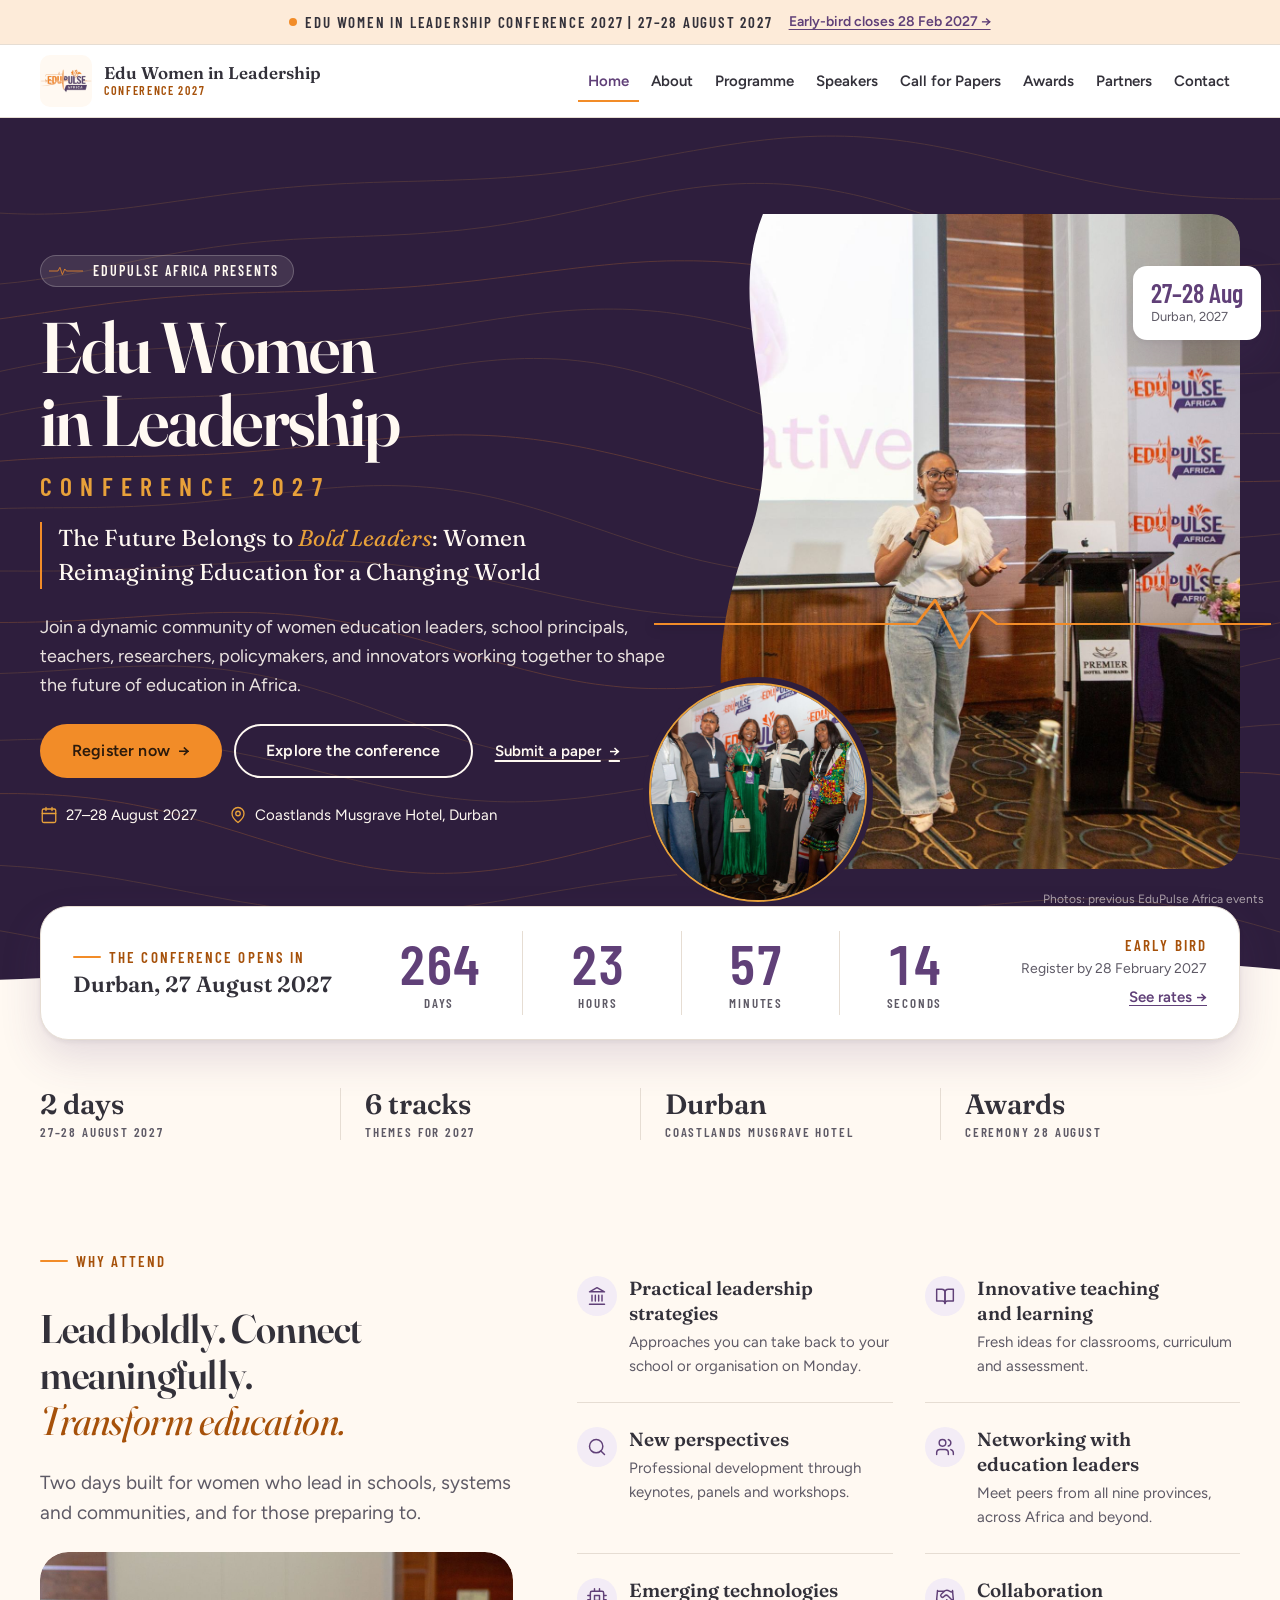
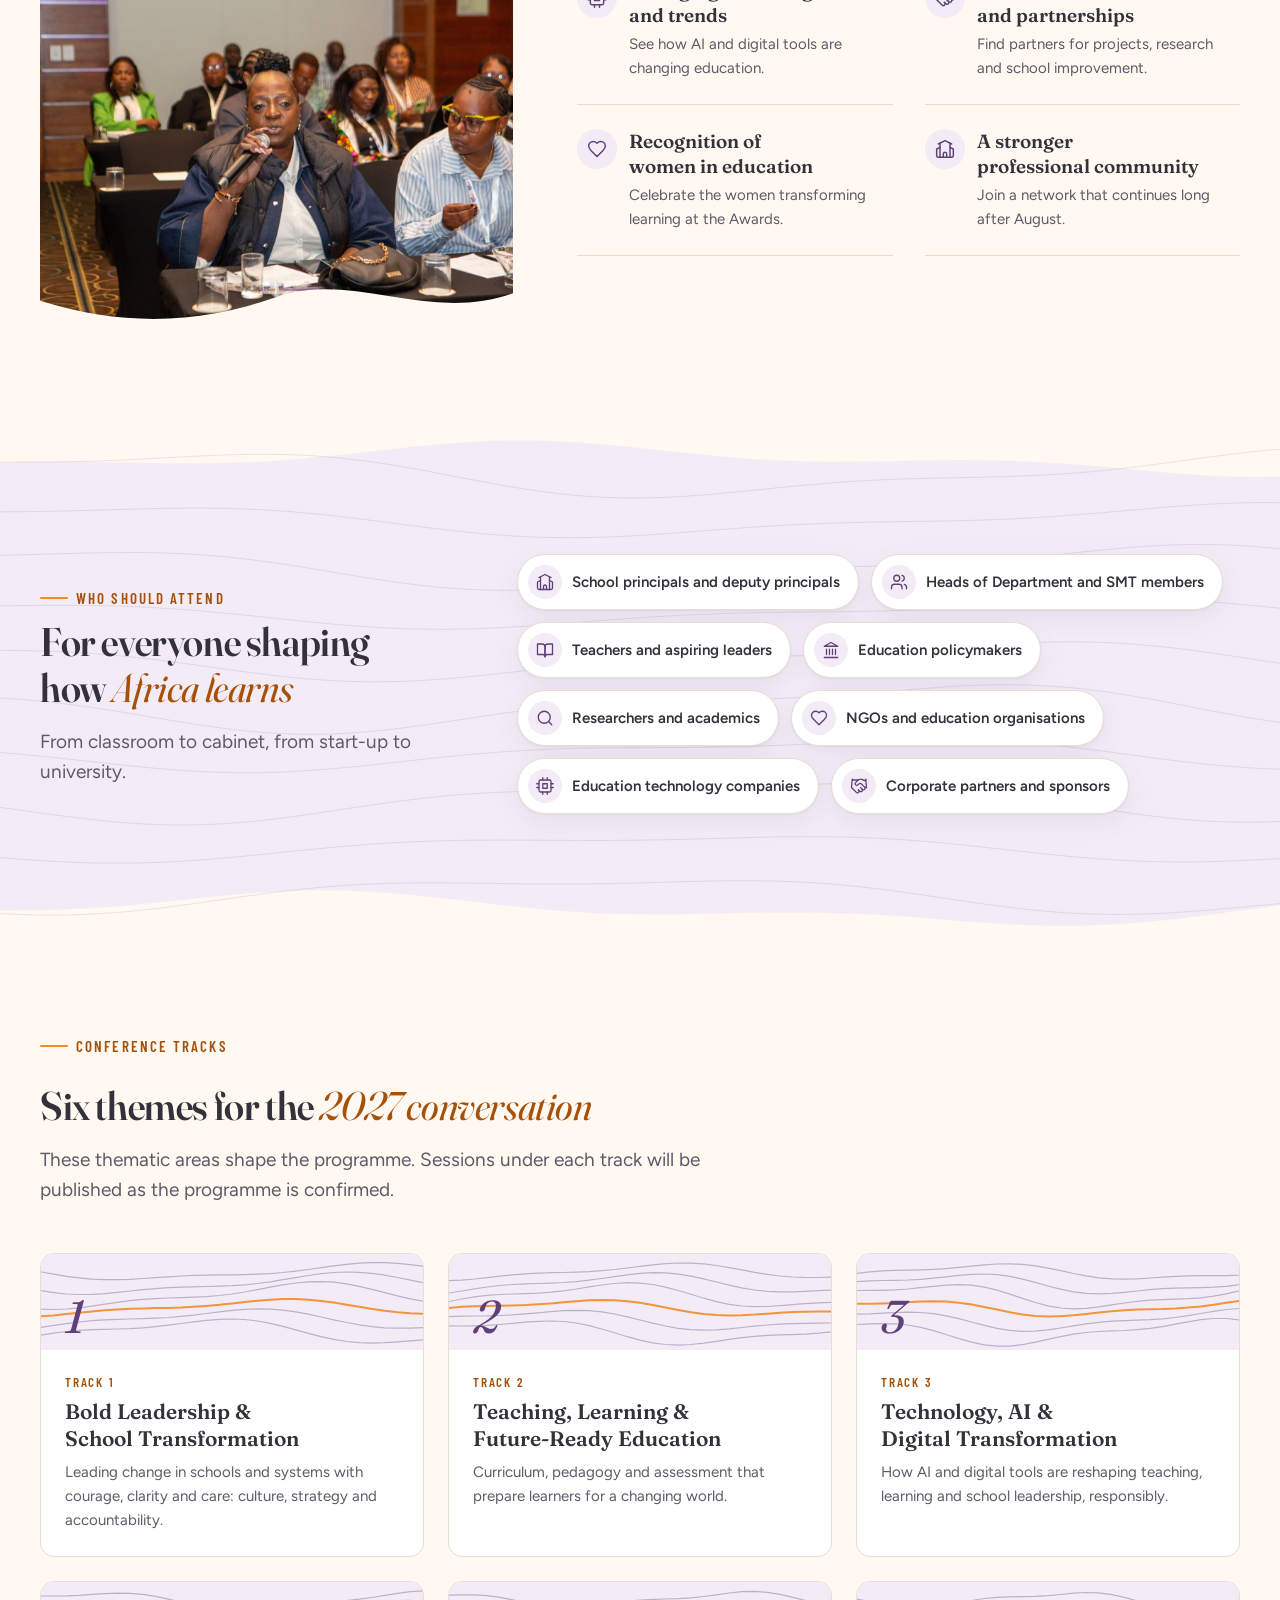
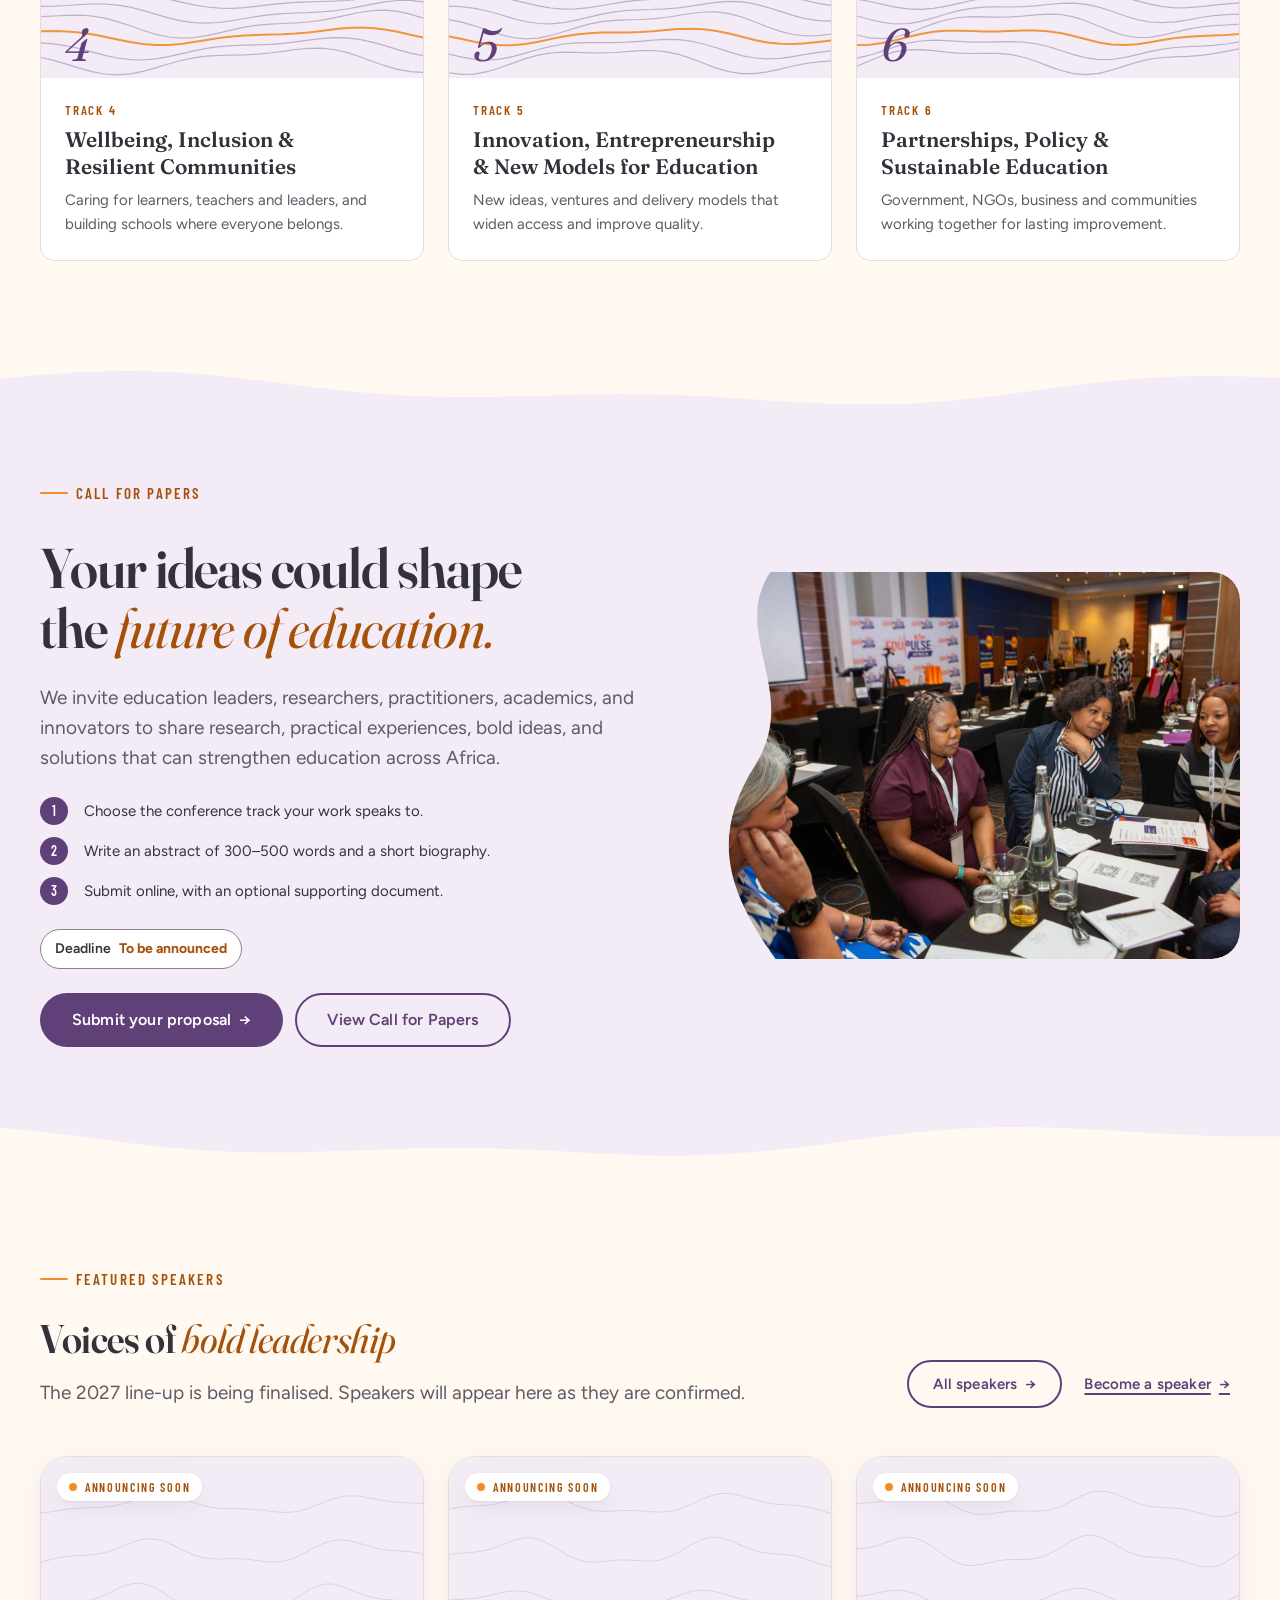
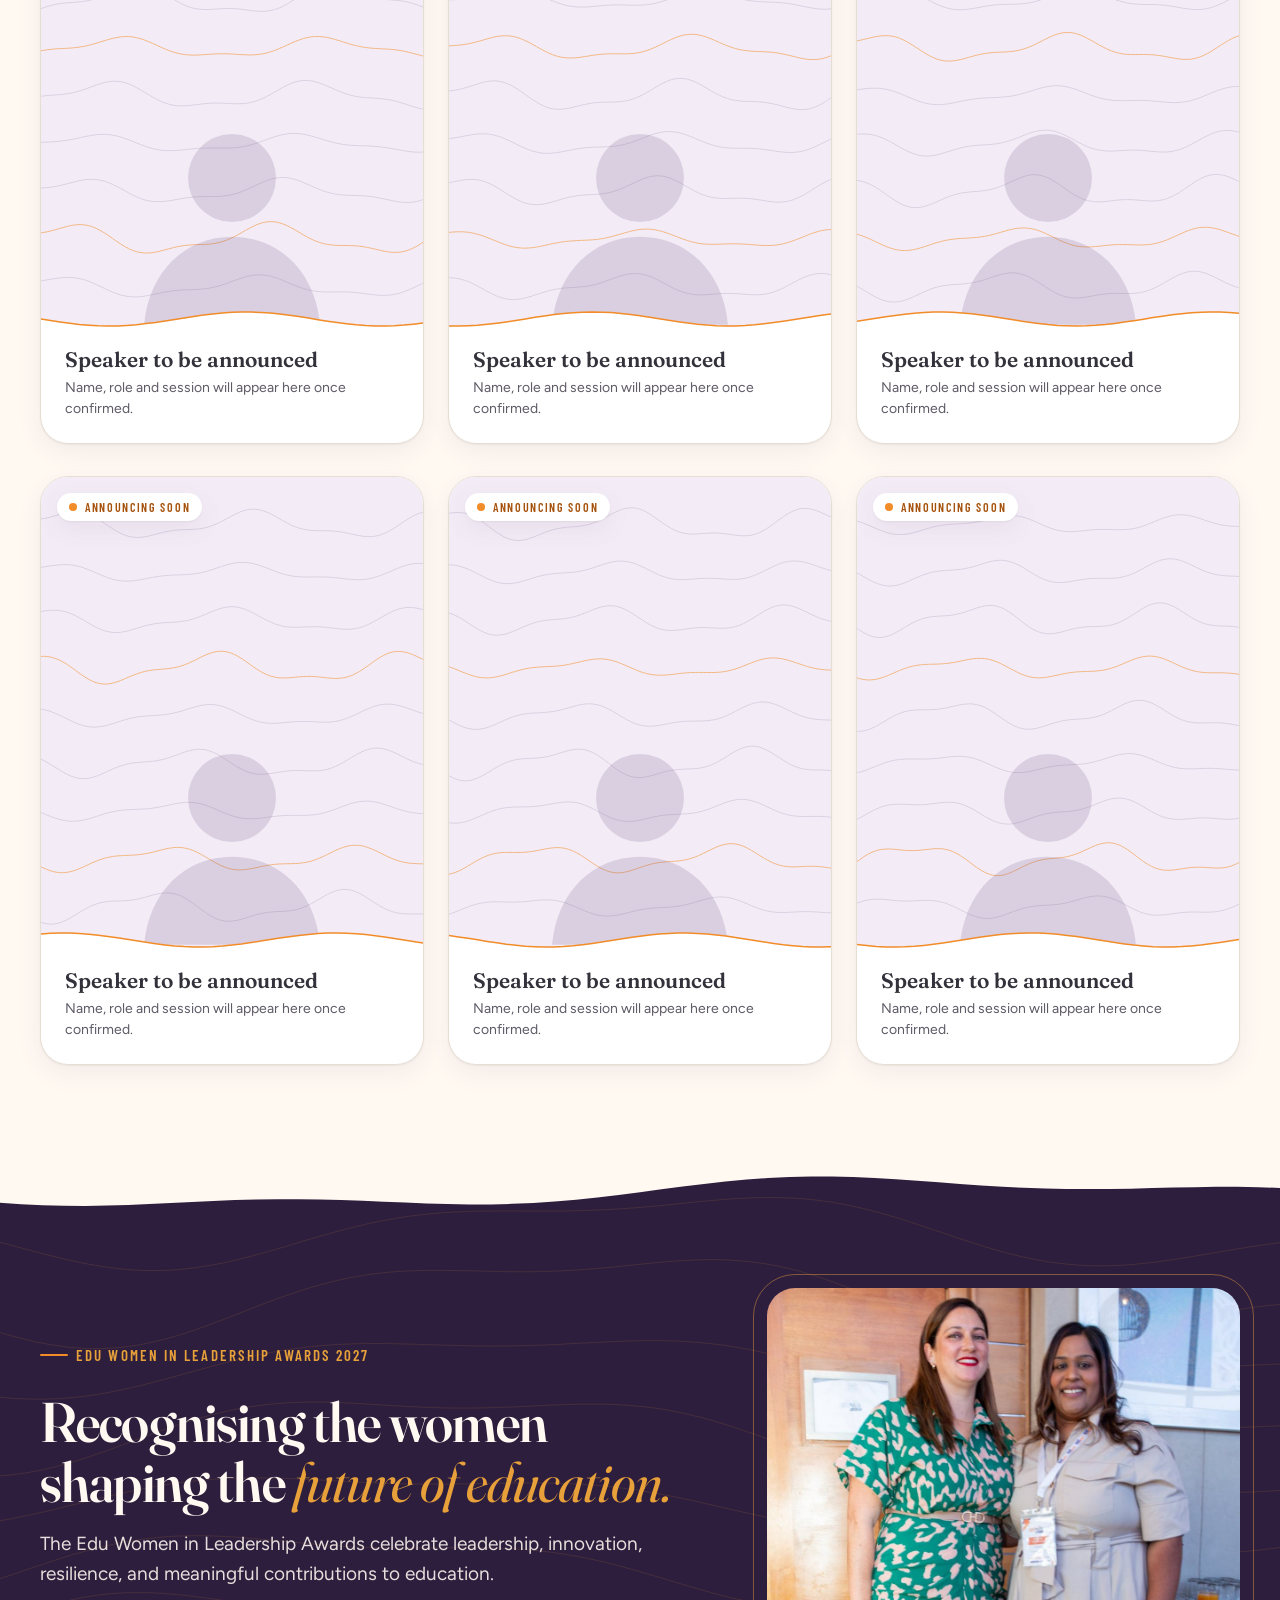
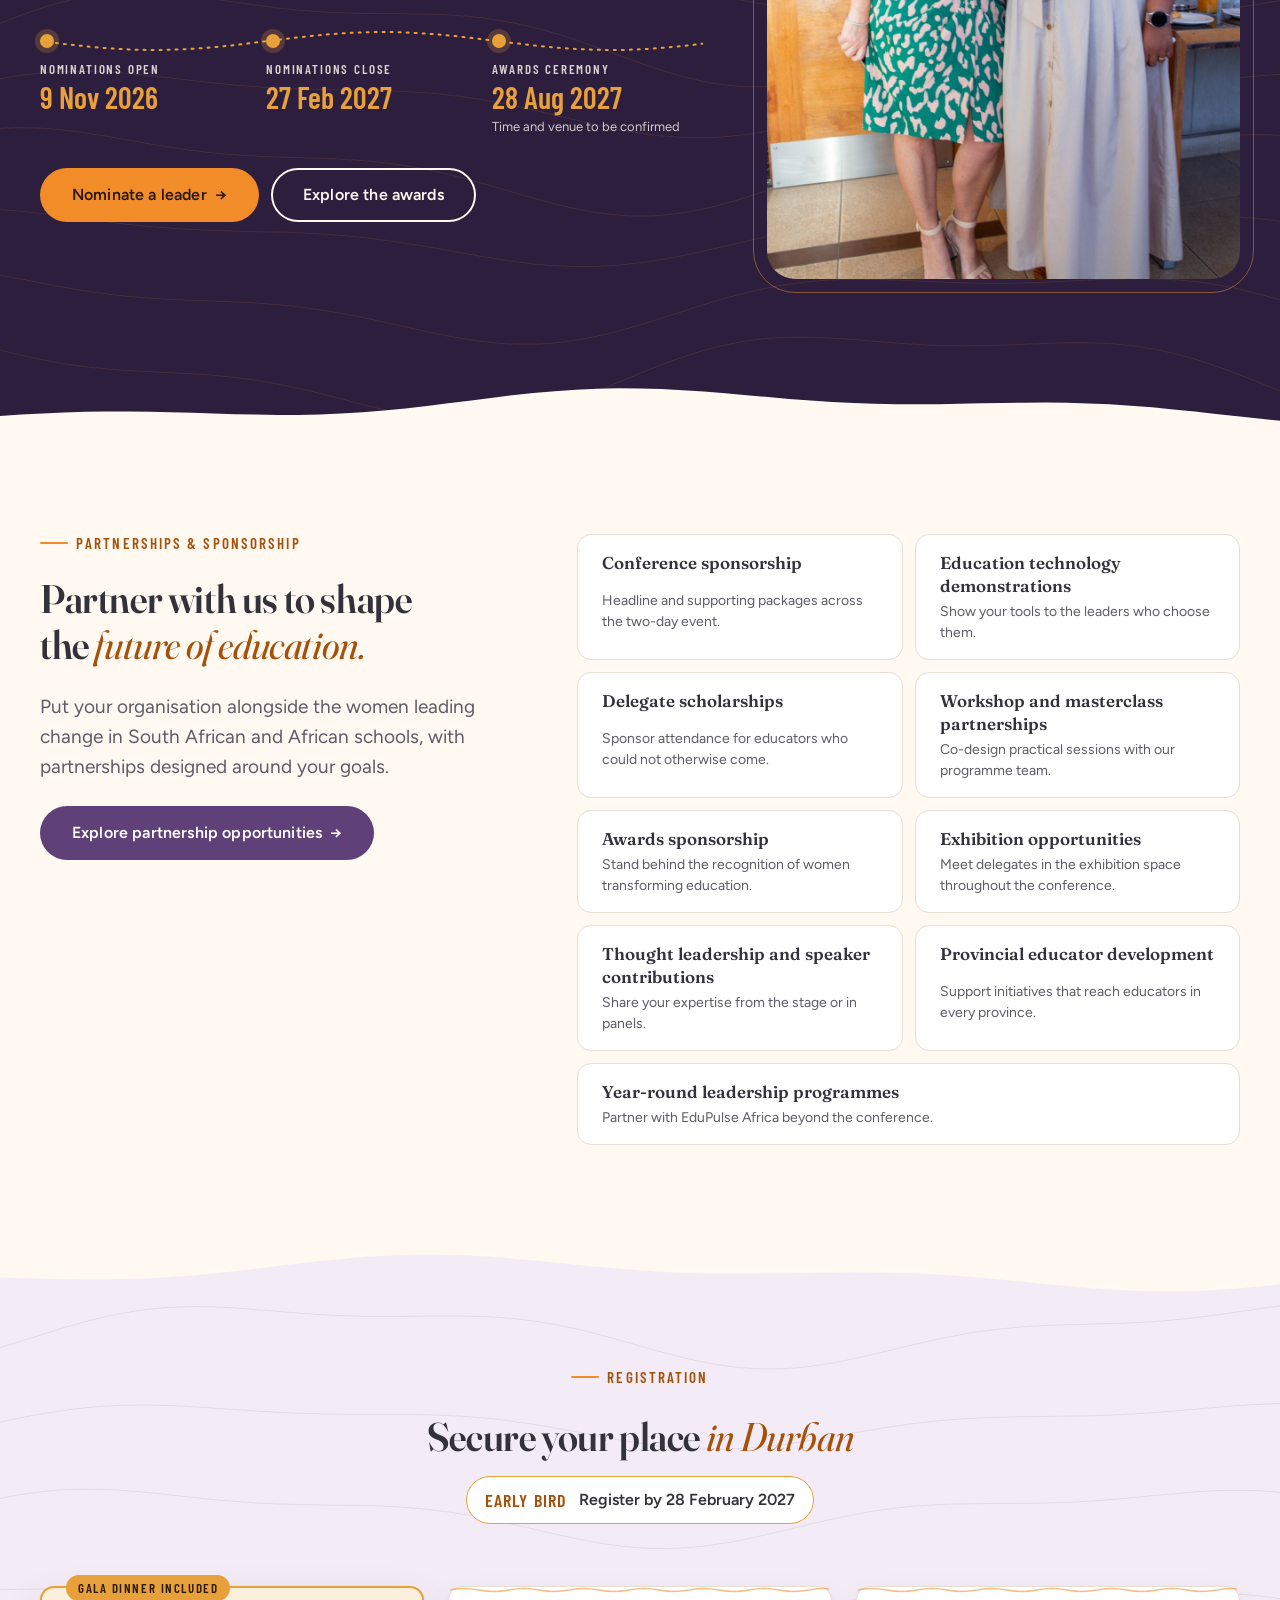
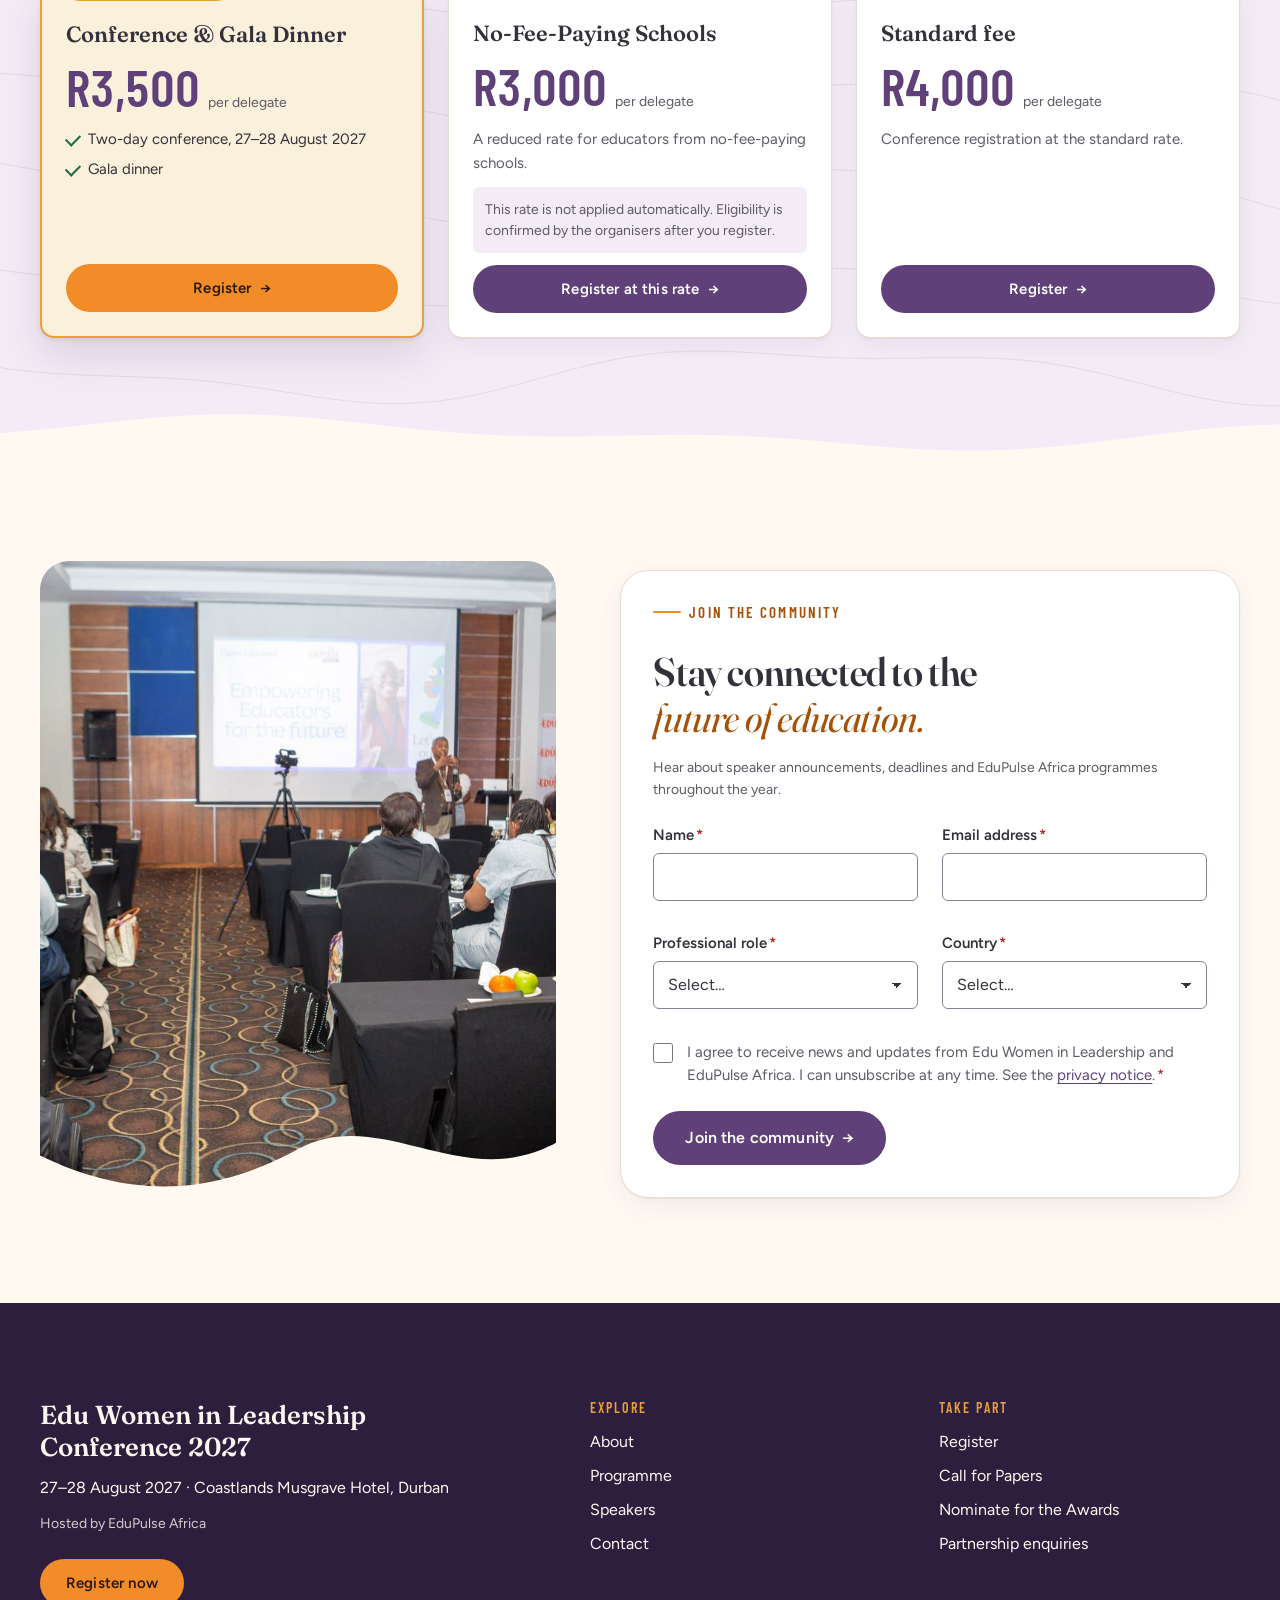
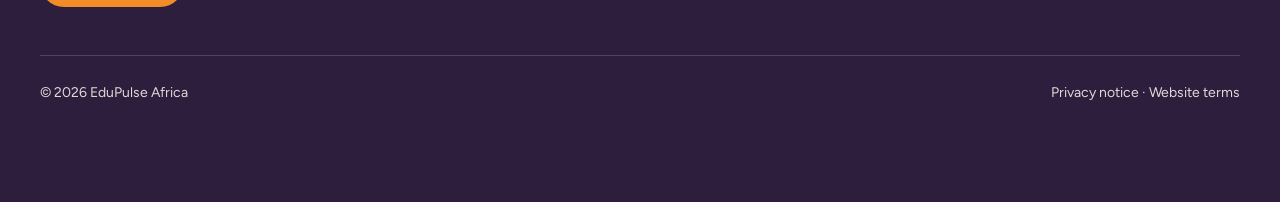
<file: index.html>
<!doctype html><html><head><meta charset=utf8><meta name=viewport content="width=device-width,initial-scale=1,viewport-fit=cover"><style>:root{color-scheme:light;box-sizing:border-box;padding-top:env(safe-area-inset-top,0px);padding-bottom:env(safe-area-inset-bottom,0px)}html{scroll-padding-top:env(safe-area-inset-top,0px)}body{margin:0;padding:0;font:14px -apple-system,BlinkMacSystemFont,sans-serif;background:#fff;color:#000}img{max-width:100%}[hidden]:not([hidden=until-found i]){display:none!important}</style></head><body>
<title>Edu Women in Leadership 2027</title>
<meta name="claude:viewport-fit-sides" content="cover">
<meta name="description" content="Edu Women in Leadership Conference 2027, hosted by EduPulse Africa. 27–28 August 2027, Coastlands Musgrave Hotel, Durban.">
<link rel="preconnect" href="https://fonts.googleapis.com">
<link rel="preconnect" href="https://fonts.gstatic.com" crossorigin>
<link rel="stylesheet" href="https://fonts.googleapis.com/css2?family=Barlow+Condensed:wght@500;600;700&family=Figtree:ital,wght@0,400;0,500;0,600;0,700;1,400&family=Fraunces:ital,opsz,wght@0,9..144,400;0,9..144,600;0,9..144,700;1,9..144,400;1,9..144,600&display=swap">
<style>
/* Layout: full-width colour bands, each with a 1200px inner column; one bold dark band per screen-height, photos on large radii, the logo's pulse line as the single recurring motif.
   Tokens: copied from the "Edu Women in Leadership" design system (tokens.json). */
:root {
  --brand-purple: #604078; --brand-orange: #F28C28; --brand-gold: #E8A13A; --brand-charcoal: #33313A; --brand-warmwhite: #FFF9F2;
  --purple-950: #2E1E3D;
  --surface: #FFF9F2; --surface-raised: #FFFFFF; --surface-tint: #F3ECF6; --surface-warm: #FDEBD9; --surface-featured: #FBF0DC; --surface-inverse: #2E1E3D;
  --ink: #33313A; --ink-muted: #5E5A66; --ink-brand: #604078; --accent-text: #A6510A; --ink-inverse: #FFF9F2; --accent-on-inverse: #E8A13A;
  --primary: #604078; --primary-hover: #4D3262; --on-primary: #FFFFFF; --cta: #F28C28; --cta-hover: #DE7A16; --on-cta: #2B1A0C; --on-gold: #2B1A0C;
  --border: #E6DDD3; --border-strong: #8A8292; --focus-ring: #A6510A; --success: #1D6B47; --danger: #B3261E;
  --overlay: rgba(46, 30, 61, 0.72); --overlay-soft: rgba(46, 30, 61, 0.15);
  --shadow-card: 0 1px 2px rgba(51,49,58,0.06), 0 8px 24px rgba(96,64,120,0.08);
  --shadow-lift: 0 2px 4px rgba(51,49,58,0.08), 0 18px 40px rgba(96,64,120,0.16);
  --font-display: "Fraunces", "Iowan Old Style", Georgia, serif;
  --font-sans: "Figtree", "Segoe UI", system-ui, sans-serif;
  --font-condensed: "Barlow Condensed", "Arial Narrow", sans-serif;
  --space-1: 4px; --space-2: 8px; --space-3: 12px; --space-4: 16px; --space-5: 24px; --space-6: 32px; --space-7: 48px; --space-8: 64px; --space-9: 96px; --space-10: 128px;
  --radius-sm: 6px; --radius-md: 14px; --radius-lg: 28px; --radius-pill: 999px;
  --container-max: 1200px; --measure: 62ch; --nav-height: 72px;
}
@media (prefers-color-scheme: dark) { :root:not([data-theme="light"]) {
  --surface: #1B1620; --surface-raised: #271F2E; --surface-tint: #33283D; --surface-warm: #3A2A1E; --surface-featured: #3A2F1C; --surface-inverse: #120D17;
  --ink: #F6EFE6; --ink-muted: #BDB3C6; --ink-brand: #C9B0E0; --accent-text: #F6A65C;
  --primary: #B99AD6; --primary-hover: #CBB3E2; --on-primary: #1B1620;
  --border: #3C3244; --border-strong: #857A90; --focus-ring: #F6A65C; --success: #6CCB9E; --danger: #FF8F86;
  --overlay: rgba(18, 13, 23, 0.78); --overlay-soft: rgba(0,0,0,0.3);
  --shadow-card: 0 1px 2px rgba(0,0,0,0.4), 0 8px 24px rgba(0,0,0,0.35); --shadow-lift: 0 2px 4px rgba(0,0,0,0.5), 0 18px 40px rgba(0,0,0,0.5);
  color-scheme: dark; } }
:root[data-theme="dark"] {
  --surface: #1B1620; --surface-raised: #271F2E; --surface-tint: #33283D; --surface-warm: #3A2A1E; --surface-featured: #3A2F1C; --surface-inverse: #120D17;
  --ink: #F6EFE6; --ink-muted: #BDB3C6; --ink-brand: #C9B0E0; --accent-text: #F6A65C;
  --primary: #B99AD6; --primary-hover: #CBB3E2; --on-primary: #1B1620;
  --border: #3C3244; --border-strong: #857A90; --focus-ring: #F6A65C; --success: #6CCB9E; --danger: #FF8F86;
  --overlay: rgba(18, 13, 23, 0.78); --overlay-soft: rgba(0,0,0,0.3);
  --shadow-card: 0 1px 2px rgba(0,0,0,0.4), 0 8px 24px rgba(0,0,0,0.35); --shadow-lift: 0 2px 4px rgba(0,0,0,0.5), 0 18px 40px rgba(0,0,0,0.5);
  color-scheme: dark; }

* { box-sizing: border-box; }
html { scroll-behavior: smooth; }
body { margin: 0; background: var(--surface); color: var(--ink); font-family: var(--font-sans); font-size: 16px; line-height: 26px; -webkit-font-smoothing: antialiased; }
body::before { content: ""; position: fixed; inset: 0 0 auto; height: env(safe-area-inset-top, 0px); z-index: 60; background: var(--surface-raised); }
img { max-width: 100%; display: block; }
a { color: var(--ink-brand); text-underline-offset: 3px; }
:where(a, button, input, select, textarea, summary):focus-visible { outline: 2px solid var(--focus-ring); outline-offset: 2px; }
h1, h2, h3, h4 { text-wrap: balance; }
p { margin: 0; }
.sr { position: absolute; width: 1px; height: 1px; overflow: hidden; clip: rect(0 0 0 0); white-space: nowrap; }
.skip { position: absolute; left: 16px; top: -60px; z-index: 100; background: var(--primary); color: var(--on-primary); padding: 10px 16px; border-radius: var(--radius-sm); }
.skip:focus { top: calc(env(safe-area-inset-top, 0px) + 8px); }

/* Bands and containers */
.band { padding-left: max(16px, env(safe-area-inset-left, 0px)); padding-right: max(16px, env(safe-area-inset-right, 0px)); padding-block: var(--space-9); }
.band.tight { padding-block: var(--space-8); }
.wrap { max-width: var(--container-max); margin: 0 auto; }
.tint { background: var(--surface-tint); }
.dark { background: var(--surface-inverse); color: var(--ink-inverse); }
@media (min-width: 900px) { .band { padding-left: max(32px, env(safe-area-inset-left, 0px)); padding-right: max(32px, env(safe-area-inset-right, 0px)); } }
@media (max-width: 640px) { .band { padding-block: var(--space-8); } .band.tight { padding-block: var(--space-7); } }

/* Type */
.eyebrow { display: inline-flex; align-items: center; gap: var(--space-2); margin: 0 0 var(--space-3); color: var(--accent-text); font: 600 15px/18px var(--font-condensed); letter-spacing: 0.14em; text-transform: uppercase; }
.eyebrow::before { content: ""; width: 28px; height: 2px; background: var(--cta); border-radius: 2px; }
.dark .eyebrow { color: var(--accent-on-inverse); }
.h-xl { font-family: var(--font-display); font-weight: 600; font-size: clamp(44px, 6.4vw, 72px); line-height: 1.05; letter-spacing: -0.02em; font-variation-settings: 'opsz' 144; margin: 0; }
.h-lg { font-family: var(--font-display); font-weight: 600; font-size: clamp(34px, 4.8vw, 56px); line-height: 1.08; letter-spacing: -0.015em; font-variation-settings: 'opsz' 120; margin: 0; }
.h1 { font-family: var(--font-display); font-weight: 600; font-size: clamp(30px, 3.6vw, 40px); line-height: 1.15; letter-spacing: -0.01em; font-variation-settings: 'opsz' 72; margin: 0; }
.h2 { font-family: var(--font-display); font-weight: 600; font-size: clamp(24px, 2.6vw, 30px); line-height: 1.2; margin: 0; }
.h3 { font-family: var(--font-display); font-weight: 600; font-size: 22px; line-height: 28px; margin: 0; font-variation-settings: 'opsz' 24; }
.quote { font-family: var(--font-display); font-style: italic; font-weight: 400; font-size: clamp(20px, 2.2vw, 26px); line-height: 1.38; }
.lede { font-size: 19px; line-height: 30px; color: var(--ink-muted); max-width: var(--measure); }
.dark .lede { color: var(--ink-inverse); opacity: .88; }
.small { font-size: 14px; line-height: 22px; color: var(--ink-muted); }
.dark .small { color: var(--ink-inverse); opacity: .8; }
.head { display: grid; gap: var(--space-4); max-width: 760px; margin-bottom: var(--space-7); }
.head.center { margin-inline: auto; text-align: center; justify-items: center; }
.prose { display: grid; gap: var(--space-4); max-width: var(--measure); }
.prose h3 { margin-top: var(--space-4); }
.prose ul { margin: 0; padding-left: 1.2em; display: grid; gap: var(--space-2); }
@media (max-width: 640px) { .lede { font-size: 17px; line-height: 27px; } }

/* Buttons */
.btn { display: inline-flex; align-items: center; justify-content: center; gap: var(--space-2); min-height: 48px; padding: 12px 24px; border-radius: var(--radius-pill); border: 2px solid transparent; font: 600 15px/20px var(--font-sans); letter-spacing: 0.01em; text-decoration: none; cursor: pointer; transition: background-color .18s ease, transform .18s ease, border-color .18s ease; white-space: nowrap; }
.btn:hover { transform: translateY(-1px); }
.btn-lg { min-height: 54px; padding: 14px 30px; font-size: 16px; }
.btn-cta { background: var(--cta); color: var(--on-cta); }
.btn-cta:hover { background: var(--cta-hover); }
.btn-primary { background: var(--primary); color: var(--on-primary); }
.btn-primary:hover { background: var(--primary-hover); }
.btn-secondary { background: transparent; color: var(--ink-brand); border-color: var(--ink-brand); }
.btn-secondary:hover { background: var(--surface-tint); }
.btn-inverse { background: transparent; color: var(--ink-inverse); border-color: var(--ink-inverse); }
.btn-inverse:hover { background: rgba(255,249,242,0.12); }
.btn-ghost { background: transparent; color: var(--ink-brand); padding-inline: var(--space-2); text-decoration: underline; text-decoration-thickness: 1.5px; text-underline-offset: 4px; }
.dark .btn-ghost, .hero .btn-ghost { color: var(--ink-inverse); }
.btn[disabled] { opacity: .55; cursor: progress; transform: none; }
.arrow { transition: transform .18s ease; }
.btn:hover .arrow, .link:hover .arrow { transform: translateX(3px); }
.actions { display: flex; flex-wrap: wrap; gap: var(--space-3); align-items: center; }
.link { font-weight: 600; color: var(--ink-brand); }
.dark .link { color: var(--accent-on-inverse); }

/* Announcement + nav */
.announce { background: var(--surface-warm); border-bottom: 1px solid var(--border); padding: 9px max(16px, env(safe-area-inset-right, 0px)) 9px max(16px, env(safe-area-inset-left, 0px)); display: flex; flex-wrap: wrap; justify-content: center; align-items: center; gap: 4px var(--space-4); text-align: center; }
.announce-msg { font: 600 15px/18px var(--font-condensed); letter-spacing: 0.12em; text-transform: uppercase; }
.dot { display: inline-block; width: 8px; height: 8px; border-radius: 50%; background: var(--cta); margin-right: var(--space-2); vertical-align: 2px; animation: pulse 2s ease-in-out infinite; }
@keyframes pulse { 50% { opacity: .35; } }
.announce a { font-size: 14px; font-weight: 600; }
.nav { position: sticky; top: env(safe-area-inset-top, 0px); z-index: 50; background: var(--surface-raised); border-bottom: 1px solid var(--border); padding-left: max(16px, env(safe-area-inset-left, 0px)); padding-right: max(16px, env(safe-area-inset-right, 0px)); }
.nav-in { max-width: var(--container-max); margin: 0 auto; height: var(--nav-height); display: flex; align-items: center; gap: var(--space-5); }
.brand { display: flex; align-items: center; gap: var(--space-3); text-decoration: none; color: var(--ink); min-width: 0; }
.brand img { width: 52px; height: 52px; border-radius: 10px; background: #FFF9F2; }
.brand-txt { display: grid; line-height: 1.1; }
.brand-name { font-family: var(--font-display); font-weight: 600; font-size: 17px; }
.brand-sub { font: 600 12px/16px var(--font-condensed); letter-spacing: 0.14em; text-transform: uppercase; color: var(--accent-text); }
.menu { margin-left: auto; display: flex; align-items: center; gap: 2px; list-style: none; padding: 0; }
.menu a { display: block; padding: 8px 10px; border-radius: var(--radius-sm); color: var(--ink); text-decoration: none; font-weight: 600; font-size: 15px; }
.menu a:hover { background: var(--surface-tint); }
.menu a[aria-current="page"] { color: var(--ink-brand); box-shadow: inset 0 -2px 0 var(--cta); border-radius: 0; }
.menu .btn { margin-left: var(--space-2); color: var(--on-cta); padding: 10px 20px; min-height: 44px; }
.menu .btn:hover { background: var(--cta-hover); }
.menu .admin-link a { color: var(--accent-text); }
.burger { display: none; margin-left: auto; width: 46px; height: 46px; border-radius: var(--radius-sm); border: 1.5px solid var(--border-strong); background: transparent; color: var(--ink); cursor: pointer; }
.burger svg { width: 22px; height: 22px; }
.nav-reg { display: none; }
@media (max-width: 1080px) {
  .nav-in { height: auto; flex-wrap: wrap; row-gap: 2px; padding-top: 10px; }
  .brand { padding-block: 2px; }
  .nav-reg { display: inline-flex; margin-left: auto; min-height: 42px; padding: 9px 18px; }
  .menu { order: 3; flex: 1 0 100%; margin: 0; padding: 2px 0 6px; overflow-x: auto; gap: 2px; scrollbar-width: none; -webkit-mask-image: linear-gradient(90deg, #000 88%, transparent); mask-image: linear-gradient(90deg, #000 88%, transparent); }
  .menu::-webkit-scrollbar { display: none; }
  .menu li { flex: none; }
  .menu a { padding: 10px 12px; white-space: nowrap; }
  .menu .reg-item { display: none; }
  :root { --nav-height: 112px; }
}
@media (max-width: 420px) { .brand-name { font-size: 15px; } .brand img { width: 44px; height: 44px; } }

/* Hero */
.hero { position: relative; color: var(--ink-inverse); background: var(--surface-inverse); overflow: hidden; }
.hero-img { position: absolute; inset: 0; width: 100%; height: 100%; object-fit: cover; object-position: 70% 30%; }
.hero::after { content: ""; position: absolute; inset: 0; background: linear-gradient(90deg, var(--overlay) 0%, var(--overlay) 45%, rgba(46,30,61,0.35) 100%); }
.hero .wrap { position: relative; z-index: 1; display: grid; gap: var(--space-5); padding-block: var(--space-10) var(--space-9); }
.hero-text { display: grid; gap: var(--space-5); max-width: 760px; }
.hero .eyebrow { color: var(--accent-on-inverse); }
.hero .quote { color: var(--ink-inverse); max-width: 40ch; }
.hero .lede { color: var(--ink-inverse); opacity: .9; }
.hero-meta { display: flex; flex-wrap: wrap; gap: var(--space-2) var(--space-5); font-size: 15px; opacity: .92; }
.hero-meta span { display: inline-flex; gap: var(--space-2); align-items: center; }
.hero-meta svg { width: 18px; height: 18px; color: var(--accent-on-inverse); }
.hero-photo-note { position: absolute; z-index: 1; right: max(16px, env(safe-area-inset-right, 0px)); bottom: 12px; font-size: 12px; opacity: .75; }
@media (max-width: 760px) { .hero::after { background: var(--overlay); } .hero .wrap { padding-block: var(--space-8) var(--space-8); } }

.pagehero { background: var(--surface-tint); }
.pagehero .wrap { display: grid; gap: var(--space-4); }
.crumb { font-size: 14px; color: var(--ink-muted); }

/* Wave divider */
.wave { display: block; width: 100%; height: 48px; color: var(--cta); }
.wave .soft { fill: none; stroke: var(--brand-purple); stroke-width: 1.5; opacity: .25; }
.wave .line { fill: none; stroke: currentColor; stroke-width: 2; stroke-linecap: round; stroke-linejoin: round; }

/* Countdown */
.cd-band { background: var(--surface); }
.cd-row { display: flex; flex-wrap: wrap; align-items: center; justify-content: space-between; gap: var(--space-5); }
.cd-intro { display: grid; gap: var(--space-2); }
.cd { display: grid; grid-template-columns: repeat(4, minmax(70px, 1fr)); gap: var(--space-2); }
.cd-unit { display: grid; justify-items: center; gap: var(--space-1); padding: var(--space-4) var(--space-3); border-radius: var(--radius-md); background: var(--surface-raised); border: 1px solid var(--border); min-width: 0; }
.cd-num { font: 600 56px/56px var(--font-condensed); font-variant-numeric: tabular-nums; color: var(--ink-brand); }
.cd-lab { font: 600 13px/16px var(--font-condensed); letter-spacing: 0.14em; text-transform: uppercase; color: var(--ink-muted); }
.cd-live { font: 600 22px/28px var(--font-condensed); letter-spacing: 0.1em; text-transform: uppercase; color: var(--accent-text); }
@media (max-width: 640px) { .cd { width: 100%; grid-template-columns: repeat(4, minmax(0, 1fr)); } .cd-num { font-size: 38px; line-height: 40px; } .cd-lab { font-size: 11px; letter-spacing: .08em; } }

/* Grids and cards */
.grid { display: grid; gap: var(--space-5); grid-template-columns: repeat(3, minmax(0, 1fr)); }
.grid-4 { grid-template-columns: repeat(4, minmax(0, 1fr)); }
.grid-2 { grid-template-columns: repeat(2, minmax(0, 1fr)); }
@media (max-width: 960px) { .grid, .grid-4 { grid-template-columns: repeat(2, minmax(0, 1fr)); } }
@media (max-width: 640px) { .grid, .grid-4, .grid-2 { grid-template-columns: 1fr; } }
.card { position: relative; display: flex; flex-direction: column; gap: var(--space-3); padding: var(--space-5); border-radius: var(--radius-md); background: var(--surface-raised); border: 1px solid var(--border); box-shadow: var(--shadow-card); color: var(--ink); min-width: 0; transition: box-shadow .2s ease, transform .2s ease; }
.card:hover { box-shadow: var(--shadow-lift); transform: translateY(-2px); }
.card p { color: var(--ink-muted); }
.card .num { font: 600 15px/18px var(--font-condensed); letter-spacing: 0.14em; color: var(--accent-text); }
.card .pulse { position: absolute; right: -6px; top: 16px; width: 84px; height: 24px; color: var(--cta); opacity: .6; }
.card .foot { margin-top: auto; padding-top: var(--space-2); }
.ico { width: 44px; height: 44px; border-radius: 12px; display: grid; place-items: center; background: var(--surface-tint); color: var(--ink-brand); }
.ico svg { width: 22px; height: 22px; }

/* Why attend: split with photo */
.split { display: grid; grid-template-columns: 5fr 7fr; gap: var(--space-8); align-items: start; }
.split-photo { position: sticky; top: calc(var(--nav-height) + 24px); display: grid; gap: var(--space-5); }
.split-photo img { border-radius: var(--radius-lg); aspect-ratio: 4 / 5; object-fit: cover; width: 100%; }
.caption { font-size: 13px; line-height: 20px; color: var(--ink-muted); }
.benefits { display: grid; grid-template-columns: repeat(2, minmax(0, 1fr)); gap: var(--space-6) var(--space-5); list-style: none; padding: 0; margin: 0; }
.benefits li { display: grid; gap: var(--space-2); padding-top: var(--space-4); border-top: 1px solid var(--border); }
.benefits h3 { font-family: var(--font-display); font-weight: 600; font-size: 20px; line-height: 26px; margin: 0; }
.benefits p { color: var(--ink-muted); font-size: 15px; line-height: 24px; }
@media (max-width: 900px) { .split { grid-template-columns: 1fr; gap: var(--space-7); } .split-photo { position: static; } .split-photo img { aspect-ratio: 16 / 10; } }
@media (max-width: 560px) { .benefits { grid-template-columns: 1fr; } }

/* Audience */
.aud { display: grid; grid-template-columns: repeat(4, minmax(0, 1fr)); gap: var(--space-4); list-style: none; margin: 0; padding: 0; }
.aud li { display: flex; gap: var(--space-3); align-items: center; padding: var(--space-4) var(--space-5); border-radius: var(--radius-md); background: var(--surface-raised); border: 1px solid var(--border); font-weight: 600; line-height: 22px; min-width: 0; }
.aud .ico { flex: none; width: 40px; height: 40px; }
@media (max-width: 960px) { .aud { grid-template-columns: repeat(2, minmax(0, 1fr)); } }
@media (max-width: 520px) { .aud { grid-template-columns: 1fr; } }

/* Feature band (CFP) */
.feature { display: grid; grid-template-columns: 1fr 1fr; gap: var(--space-8); align-items: center; }
.feature img { border-radius: var(--radius-lg); aspect-ratio: 3 / 2; object-fit: cover; width: 100%; }
.feature .body { display: grid; gap: var(--space-5); }
.checklist { list-style: none; padding: 0; margin: 0; display: grid; grid-template-columns: repeat(2, minmax(0, 1fr)); gap: var(--space-2) var(--space-5); font-size: 15px; line-height: 22px; }
.checklist li { display: flex; gap: var(--space-2); }
.checklist li::before { content: ""; flex: none; width: 12px; height: 7px; margin-top: 6px; border-left: 2px solid var(--success); border-bottom: 2px solid var(--success); transform: rotate(-45deg); }
@media (max-width: 900px) { .feature { grid-template-columns: 1fr; gap: var(--space-6); } }
@media (max-width: 480px) { .checklist { grid-template-columns: 1fr; } }

/* Speakers */
.speaker { display: flex; flex-direction: column; border-radius: var(--radius-md); background: var(--surface-raised); border: 1px solid var(--border); box-shadow: var(--shadow-card); overflow: hidden; }
.speaker .ph { aspect-ratio: 4 / 5; display: grid; place-items: center; background: var(--surface-tint); color: var(--ink-brand); }
.speaker .ph svg { width: 42%; opacity: .4; }
.speaker img { aspect-ratio: 4 / 5; object-fit: cover; width: 100%; }
.speaker .sb { display: grid; gap: var(--space-1); padding: var(--space-4) var(--space-5) var(--space-5); }
.speaker .sess { margin-top: var(--space-2); padding-top: var(--space-3); border-top: 1px solid var(--border); color: var(--ink-brand); font-weight: 600; font-size: 15px; }

/* Awards */
.awards { position: relative; overflow: hidden; }
.awards .wrap { position: relative; display: grid; grid-template-columns: 7fr 5fr; gap: var(--space-8); align-items: center; }
.awards-photo img { border-radius: var(--radius-lg); aspect-ratio: 4 / 5; object-fit: cover; width: 100%; }
.dates { list-style: none; margin: 0; padding: 0; display: grid; grid-template-columns: repeat(3, minmax(0, 1fr)); gap: var(--space-4); }
.dates li { padding-top: var(--space-4); border-top: 2px solid var(--brand-gold); display: grid; gap: var(--space-1); align-content: start; }
.dates .dl { font: 600 13px/16px var(--font-condensed); letter-spacing: 0.14em; text-transform: uppercase; color: var(--ink-muted); }
.dates .dv { font: 600 24px/28px var(--font-condensed); color: var(--ink); }
.dates .dn { font-size: 13px; line-height: 20px; color: var(--ink-muted); }
.dark .dates .dl, .dark .dates .dn { color: var(--ink-inverse); opacity: .82; }
.dark .dates .dv { color: var(--accent-on-inverse); }
@media (max-width: 900px) { .awards .wrap { grid-template-columns: 1fr; } .awards-photo { display: none; } }
@media (max-width: 560px) { .dates { grid-template-columns: 1fr; } }

/* Partnerships */
.opps { list-style: none; padding: 0; margin: 0; display: grid; grid-template-columns: repeat(3, minmax(0, 1fr)); gap: 0 var(--space-6); }
.opps li { display: flex; gap: var(--space-3); align-items: baseline; padding: var(--space-4) 0; border-bottom: 1px solid var(--border); font-weight: 600; }
.opps li span { font: 600 14px/18px var(--font-condensed); color: var(--accent-text); letter-spacing: .1em; flex: none; width: 24px; }
@media (max-width: 960px) { .opps { grid-template-columns: repeat(2, minmax(0, 1fr)); } }
@media (max-width: 560px) { .opps { grid-template-columns: 1fr; } }

/* Pricing */
.prices { display: grid; grid-template-columns: repeat(3, minmax(0, 1fr)); gap: var(--space-5); align-items: stretch; padding-top: 14px; }
@media (max-width: 900px) { .prices { grid-template-columns: 1fr; max-width: 520px; } }
.price { position: relative; display: flex; flex-direction: column; gap: var(--space-3); padding: var(--space-6) var(--space-5) var(--space-5); border-radius: var(--radius-md); background: var(--surface-raised); border: 1px solid var(--border); box-shadow: var(--shadow-card); color: var(--ink); }
.price.featured { background: var(--surface-featured); border: 2px solid var(--brand-gold); box-shadow: var(--shadow-lift); }
.badge { position: absolute; top: -13px; left: var(--space-5); padding: 4px 12px; border-radius: var(--radius-pill); background: var(--brand-gold); color: var(--on-gold); font: 600 13px/18px var(--font-condensed); letter-spacing: 0.12em; text-transform: uppercase; white-space: nowrap; }
.price .fig { display: flex; align-items: baseline; gap: var(--space-2); }
.price .amt { font: 600 52px/52px var(--font-condensed); color: var(--ink-brand); font-variant-numeric: tabular-nums; }
.price .unit { font-size: 14px; color: var(--ink-muted); white-space: nowrap; }
.price .desc { color: var(--ink-muted); font-size: 15px; line-height: 24px; }
.price ul { list-style: none; margin: 0; padding: 0; display: grid; gap: var(--space-2); font-size: 15px; line-height: 22px; }
.price li { display: flex; gap: var(--space-2); }
.price li::before { content: ""; flex: none; width: 12px; height: 7px; margin-top: 6px; border-left: 2px solid var(--success); border-bottom: 2px solid var(--success); transform: rotate(-45deg); }
.price .note { padding: var(--space-3); border-radius: var(--radius-sm); background: var(--surface-tint); font-size: 14px; line-height: 21px; color: var(--ink-muted); }
.price .btn { margin-top: auto; }
.deadline { display: inline-flex; flex-wrap: wrap; gap: var(--space-2) var(--space-3); align-items: center; padding: 10px 18px; border-radius: var(--radius-pill); background: var(--surface-raised); border: 1px solid var(--brand-gold); font-weight: 600; }
.deadline b { font: 600 18px/22px var(--font-condensed); letter-spacing: .06em; color: var(--accent-text); text-transform: uppercase; }

/* Community */
.community { display: grid; grid-template-columns: 5fr 7fr; gap: var(--space-8); align-items: center; }
.community img { border-radius: var(--radius-lg); aspect-ratio: 3 / 2; object-fit: cover; width: 100%; }
@media (max-width: 900px) { .community { grid-template-columns: 1fr; gap: var(--space-6); } }

/* Forms */
.panel { padding: var(--space-6); border-radius: var(--radius-lg); background: var(--surface-raised); border: 1px solid var(--border); box-shadow: var(--shadow-card); color: var(--ink); }
@media (max-width: 640px) { .panel { padding: var(--space-5) var(--space-4); border-radius: var(--radius-md); } }
form { display: grid; gap: var(--space-5); }
.row2 { display: grid; grid-template-columns: repeat(2, minmax(0, 1fr)); gap: var(--space-5); }
@media (max-width: 640px) { .row2 { grid-template-columns: 1fr; } }
fieldset { border: 0; margin: 0; padding: 0; display: grid; gap: var(--space-5); min-width: 0; }
legend { font-family: var(--font-display); font-weight: 600; font-size: 20px; line-height: 26px; padding: 0; margin-bottom: var(--space-4); }
.field { display: grid; gap: var(--space-2); min-width: 0; }
.field label, .label { font: 600 15px/20px var(--font-sans); color: var(--ink); }
.req { color: var(--danger); margin-left: 2px; }
.opt { font-weight: 400; color: var(--ink-muted); }
.input { width: 100%; min-height: 48px; padding: 12px 14px; border-radius: var(--radius-sm); border: 1.5px solid var(--border-strong); background: var(--surface-raised); color: var(--ink); font: 400 16px/22px var(--font-sans); }
.input:hover { border-color: var(--ink-muted); }
.input:focus-visible { border-color: var(--primary); }
textarea.input { min-height: 160px; resize: vertical; }
select.input { appearance: none; padding-right: 40px; background-image: linear-gradient(45deg, transparent 50%, var(--ink) 50%), linear-gradient(135deg, var(--ink) 50%, transparent 50%); background-position: calc(100% - 20px) 21px, calc(100% - 15px) 21px; background-size: 5px 5px; background-repeat: no-repeat; }
input[type=file].input { padding: 10px; }
.hint { display: flex; justify-content: space-between; gap: var(--space-3); font-size: 14px; line-height: 21px; color: var(--ink-muted); }
.hint .wc { flex: none; font-variant-numeric: tabular-nums; }
.wc.bad { color: var(--danger); font-weight: 600; }
.err { font-size: 14px; line-height: 21px; color: var(--danger); font-weight: 600; }
.field.invalid .input { border-color: var(--danger); }
.choice { display: grid; grid-template-columns: 22px 1fr; gap: var(--space-3); align-items: start; font-size: 15px; line-height: 23px; color: var(--ink-muted); }
.choice input { width: 20px; height: 20px; margin: 2px 0 0; accent-color: var(--primary); }
.radios { display: grid; gap: var(--space-3); }
.radio { display: grid; grid-template-columns: 22px 1fr auto; gap: var(--space-3); align-items: center; padding: var(--space-4); border-radius: var(--radius-md); border: 1.5px solid var(--border-strong); cursor: pointer; }
.radio:has(input:checked) { border-color: var(--primary); background: var(--surface-tint); }
.radio input { width: 20px; height: 20px; margin: 0; accent-color: var(--primary); }
.radio b { font: 600 22px/24px var(--font-condensed); color: var(--ink-brand); }
.radio span { font-weight: 600; color: var(--ink); }
.radio small { display: block; font-weight: 400; color: var(--ink-muted); font-size: 14px; }
.status { padding: var(--space-4); border-radius: var(--radius-md); font-size: 15px; line-height: 23px; display: grid; gap: var(--space-1); }
.status.ok { background: var(--surface-tint); border: 1.5px solid var(--success); }
.status.ok strong { color: var(--success); }
.status.warn { background: var(--surface-warm); border: 1.5px solid var(--border-strong); }
.status.bad { background: var(--surface-warm); border: 1.5px solid var(--danger); }
.status.bad strong { color: var(--danger); }
.formgrid { display: grid; grid-template-columns: 4fr 8fr; gap: var(--space-8); align-items: start; }
.formgrid aside { display: grid; gap: var(--space-5); position: sticky; top: calc(var(--nav-height) + 24px); }
@media (max-width: 960px) { .formgrid { grid-template-columns: 1fr; gap: var(--space-6); } .formgrid aside { position: static; } }
.factbox { display: grid; gap: var(--space-3); padding: var(--space-5); border-radius: var(--radius-md); background: var(--surface-tint); }
.facts { margin: 0; display: grid; gap: var(--space-3); }
.facts div { display: grid; gap: 2px; }
.facts dt { font: 600 13px/16px var(--font-condensed); letter-spacing: .14em; text-transform: uppercase; color: var(--ink-muted); }
.facts dd { margin: 0; font-weight: 600; }
.tba { color: var(--accent-text); font-weight: 600; }

/* Contact */
.copyrow { display: flex; gap: var(--space-2); align-items: center; flex-wrap: wrap; }
.copyrow code { font: 600 16px/24px var(--font-sans); user-select: all; }

/* Admin */
.tablewrap { overflow-x: auto; border: 1px solid var(--border); border-radius: var(--radius-md); background: var(--surface-raised); }
table { border-collapse: collapse; width: 100%; font-size: 14px; line-height: 20px; }
th, td { text-align: left; padding: 10px 14px; border-bottom: 1px solid var(--border); vertical-align: top; }
th { font: 600 13px/16px var(--font-condensed); letter-spacing: .1em; text-transform: uppercase; color: var(--ink-muted); background: var(--surface-tint); white-space: nowrap; }
td { max-width: 320px; overflow-wrap: anywhere; }
.tabs { display: flex; flex-wrap: wrap; gap: var(--space-2); margin-bottom: var(--space-5); }
.tab { padding: 8px 16px; border-radius: var(--radius-pill); border: 1.5px solid var(--border-strong); background: transparent; color: var(--ink); font: 600 14px/20px var(--font-sans); cursor: pointer; }
.tab[aria-selected="true"] { background: var(--primary); border-color: var(--primary); color: var(--on-primary); }

/* Footer */
footer { background: var(--surface-inverse); color: var(--ink-inverse); }
.foot-grid { display: grid; grid-template-columns: 5fr 3fr 3fr; gap: var(--space-7); }
.foot-grid h2 { font-family: var(--font-display); font-weight: 600; font-size: 26px; line-height: 32px; margin: 0; }
.foot-grid h3 { font: 600 14px/18px var(--font-condensed); letter-spacing: .14em; text-transform: uppercase; color: var(--accent-on-inverse); margin: 0 0 var(--space-3); }
.foot-grid ul { list-style: none; padding: 0; margin: 0; display: grid; gap: var(--space-2); }
footer a { color: var(--ink-inverse); text-decoration: none; }
footer a:hover { text-decoration: underline; }
.foot-base { margin-top: var(--space-7); padding-top: var(--space-5); border-top: 1px solid rgba(255,249,242,0.2); display: flex; flex-wrap: wrap; justify-content: space-between; gap: var(--space-3); font-size: 14px; opacity: .85; }
@media (max-width: 900px) { .foot-grid { grid-template-columns: 1fr 1fr; } .foot-grid > :first-child { grid-column: 1 / -1; } }
@media (max-width: 480px) { .foot-grid { grid-template-columns: 1fr; } }

:root {
  --wm-l: url("data:image/svg+xml,%3Csvg xmlns='http://www.w3.org/2000/svg' viewBox='0 0 100 100' preserveAspectRatio='none'%3E%3Cpath d='M9 0 C 1 16, 15 31, 6 50 S 1 83, 10 100 L100 100 L100 0 Z'/%3E%3C/svg%3E");
  --wm-b: url("data:image/svg+xml,%3Csvg xmlns='http://www.w3.org/2000/svg' viewBox='0 0 100 100' preserveAspectRatio='none'%3E%3Cpath d='M0 0 H100 V90 C 82 98, 66 84, 50 91 S 18 99, 0 92 Z'/%3E%3C/svg%3E");
  --wave-strip: url("data:image/svg+xml,%3Csvg xmlns='http://www.w3.org/2000/svg' viewBox='0 0 120 6'%3E%3Cpath d='M0 3 Q15 0 30 3 T60 3 T90 3 T120 3' fill='none' stroke='%23F28C28' stroke-width='1.5'/%3E%3C/svg%3E");
}

/* ============ HOMEPAGE (editorial redesign) ============ */
.gut { --gl: max(16px, env(safe-area-inset-left, 0px)); --gr: max(16px, env(safe-area-inset-right, 0px)); padding-left: var(--gl); padding-right: var(--gr); }
@media (min-width: 900px) { .gut { --gl: max(32px, env(safe-area-inset-left, 0px)); --gr: max(32px, env(safe-area-inset-right, 0px)); } }
.gut > .edge { width: calc(100% + var(--gl) + var(--gr)); margin-left: calc(-1 * var(--gl)); max-width: none; }
.hx .btn-ghost { color: var(--ink-inverse); }
.contours { position: absolute; inset: 0; width: 100%; height: 100%; pointer-events: none; overflow: hidden; }
.contours path { fill: none; stroke-width: 1; vector-effect: non-scaling-stroke; }
.contours .drift { animation: drift 38s linear infinite alternate; }
@keyframes drift { from { transform: translateX(0); } to { transform: translateX(-6%); } }
.edge { display: block; width: 100%; height: clamp(36px, 5vw, 72px); margin-top: -1px; }
.edge path { stroke: none; }
.edge-top { margin-top: 0; margin-bottom: -1px; }
.f-surface { fill: var(--surface); } .f-tint { fill: var(--surface-tint); } .f-inverse { fill: var(--surface-inverse); } .f-raised { fill: var(--surface-raised); }
.wave-mask-l { -webkit-mask: var(--wm-l) center / 100% 100% no-repeat; mask: var(--wm-l) center / 100% 100% no-repeat; }
.wave-mask-r { -webkit-mask: var(--wm-r) center / 100% 100% no-repeat; mask: var(--wm-r) center / 100% 100% no-repeat; }
.wave-mask-b { -webkit-mask: var(--wm-b) center / 100% 100% no-repeat; mask: var(--wm-b) center / 100% 100% no-repeat; }
.pulse-line { color: var(--cta); }
.pulse-line path { fill: none; stroke: currentColor; stroke-width: 2; stroke-linecap: round; stroke-linejoin: round; }
.rv-pre { opacity: 0; transform: translateY(18px); }
.rv { transition: opacity .7s ease, transform .7s cubic-bezier(.2,.7,.2,1); }
.kicker { display: inline-flex; align-items: center; gap: 10px; padding: 6px 14px 6px 8px; border-radius: var(--radius-pill); background: rgba(255,249,242,0.1); border: 1px solid rgba(255,249,242,0.22); font: 600 14px/18px var(--font-condensed); letter-spacing: .14em; text-transform: uppercase; color: var(--ink-inverse); }
.kicker svg { width: 34px; height: 12px; color: var(--brand-orange); }
.hn { font-family: var(--font-display); font-variation-settings: 'opsz' 144; }
.hn em { font-style: italic; font-weight: 400; color: var(--accent-text); }
.dark .hn em, .hx .hn em { color: var(--accent-on-inverse); }

/* Hero */
.hx { position: relative; background: var(--surface-inverse); color: var(--ink-inverse); overflow: hidden; isolation: isolate; }
.hx .contours path { stroke: var(--brand-gold); opacity: .16; }
.hx .contours path:nth-child(3n) { stroke: var(--brand-orange); opacity: .22; }
.hx-in { position: relative; max-width: var(--container-max); margin: 0 auto; display: grid; grid-template-columns: 6fr 5fr; gap: var(--space-7); align-items: center; padding-block: var(--space-9) var(--space-8); }
.hx-copy { display: grid; gap: var(--space-5); justify-items: start; }
.hx h1 { margin: 0; font-weight: 600; font-size: clamp(42px, 5.6vw, 76px); line-height: 1.02; letter-spacing: -0.025em; }
.hx h1 .yr { display: block; font: 600 clamp(20px, 2vw, 26px)/1 var(--font-condensed); letter-spacing: .32em; color: var(--accent-on-inverse); margin-top: var(--space-4); }
.hx-theme { font-family: var(--font-display); font-size: clamp(19px, 1.9vw, 23px); line-height: 1.45; max-width: 34ch; padding-left: var(--space-4); border-left: 2px solid var(--brand-orange); }
.hx-theme em { color: var(--accent-on-inverse); }
.hx-lede { font-size: 18px; line-height: 29px; max-width: 54ch; opacity: .9; }
.hx-meta { display: flex; flex-wrap: wrap; gap: var(--space-3) var(--space-6); font-size: 15px; }
.hx-meta span { display: inline-flex; align-items: center; gap: var(--space-2); }
.hx-meta svg { width: 18px; height: 18px; color: var(--accent-on-inverse); }
.hx-visual { position: relative; min-width: 0; }
.hx-photo { position: relative; aspect-ratio: 4 / 5; }
.hx-photo img { width: 100%; height: 100%; object-fit: cover; object-position: 62% 30%; border-radius: var(--radius-lg); }
.hx-photo .pulse-line { position: absolute; left: -12%; right: -6%; top: 58%; width: 118%; height: 60px; color: var(--brand-orange); filter: drop-shadow(0 2px 6px rgba(0,0,0,.35)); }
.hx-inset { position: absolute; left: -14%; bottom: -6%; width: 44%; aspect-ratio: 1; border-radius: 50%; padding: 6px; background: var(--surface-inverse); }
.hx-inset img { width: 100%; height: 100%; object-fit: cover; border-radius: 50%; border: 2px solid var(--brand-gold); object-position: 40% center; }
.hx-tag { position: absolute; right: -4%; top: 8%; display: grid; gap: 2px; padding: 14px 18px; border-radius: var(--radius-md); background: var(--surface-raised); color: var(--ink); box-shadow: var(--shadow-lift); }
.hx-tag b { font: 600 26px/26px var(--font-condensed); color: var(--ink-brand); }
.hx-tag span { font-size: 13px; line-height: 18px; color: var(--ink-muted); }
.hx-note { position: absolute; right: max(16px, env(safe-area-inset-right, 0px)); bottom: 84px; font-size: 12px; opacity: .6; }
@media (max-width: 960px) { .hx-in { grid-template-columns: 1fr; padding-block: var(--space-8) var(--space-7); } .hx-visual { max-width: 460px; margin: var(--space-5) auto 0; width: 88%; } .hx-note { display: none; } }
@media (max-width: 480px) { .hx-tag { right: -6%; padding: 10px 14px; } .hx-tag b { font-size: 21px; } .hx-inset { left: -8%; } }

/* Countdown card overlapping the hero edge */
.cdx { position: relative; z-index: 2; margin-top: clamp(-96px, -7vw, -48px); }
.cdx-card { max-width: var(--container-max); margin: 0 auto; display: grid; grid-template-columns: auto 1fr auto; gap: var(--space-6); align-items: center; padding: var(--space-5) var(--space-6); border-radius: var(--radius-lg); background: var(--surface-raised); border: 1px solid var(--border); box-shadow: var(--shadow-lift); }
.cdx-lab { display: grid; gap: 4px; }
.cdx-lab .eyebrow { margin: 0; }
.cdx-lab strong { font-family: var(--font-display); font-weight: 600; font-size: 22px; line-height: 28px; }
.cdx .cd { justify-self: center; }
.cdx .cd-unit { background: transparent; border: 0; border-left: 1px solid var(--border); border-radius: 0; padding: 4px var(--space-5); }
.cdx .cd-unit:first-child { border-left: 0; }
.cdx-eb { display: grid; gap: 2px; text-align: right; }
.cdx-eb b { font: 600 15px/18px var(--font-condensed); letter-spacing: .14em; text-transform: uppercase; color: var(--accent-text); }
.cdx-eb span { font-size: 14px; color: var(--ink-muted); }
.cdx-eb a { font-weight: 600; font-size: 15px; }
@media (max-width: 1020px) { .cdx-card { grid-template-columns: 1fr; text-align: left; } .cdx .cd { justify-self: stretch; } .cdx-eb { text-align: left; } .cdx .cd-unit { padding-inline: var(--space-2); } }

/* Facts ribbon */
.facts-rb { max-width: var(--container-max); margin: 0 auto; display: grid; grid-template-columns: repeat(4, minmax(0, 1fr)); padding-block: var(--space-7) var(--space-4); }
.facts-rb div { display: grid; gap: 4px; padding: 0 var(--space-5); border-left: 1px solid var(--border); }
.facts-rb div:first-child { border-left: 0; padding-left: 0; }
.facts-rb b { font-family: var(--font-display); font-weight: 600; font-size: clamp(22px, 2.2vw, 28px); line-height: 1.15; }
.facts-rb span { font: 600 13px/16px var(--font-condensed); letter-spacing: .14em; text-transform: uppercase; color: var(--ink-muted); }
@media (max-width: 760px) { .facts-rb { grid-template-columns: repeat(2, minmax(0, 1fr)); row-gap: var(--space-5); } .facts-rb div:nth-child(3) { border-left: 0; padding-left: 0; } }

/* Why attend */
.wa { display: grid; grid-template-columns: 5fr 7fr; gap: var(--space-8); align-items: start; }
.wa-side { position: sticky; top: calc(var(--nav-height) + 32px); display: grid; gap: var(--space-5); }
.wa-side img { width: 100%; aspect-ratio: 5 / 4; object-fit: cover; border-radius: var(--radius-lg); }
.wa-list { list-style: none; margin: 0; padding: 0; display: grid; grid-template-columns: repeat(2, minmax(0, 1fr)); gap: 0 var(--space-6); }
.wa-list li { display: grid; grid-template-columns: 40px 1fr; gap: var(--space-3); padding: var(--space-5) 0; border-bottom: 1px solid var(--border); }
.wa-list .ic { width: 40px; height: 40px; border-radius: 50%; display: grid; place-items: center; background: var(--surface-tint); color: var(--ink-brand); }
.wa-list .ic svg { width: 20px; height: 20px; }
.wa-list h3 { margin: 0 0 4px; font-family: var(--font-display); font-weight: 600; font-size: 19px; line-height: 25px; }
.wa-list p { font-size: 15px; line-height: 24px; color: var(--ink-muted); }
@media (max-width: 960px) { .wa { grid-template-columns: 1fr; gap: var(--space-6); } .wa-side { position: static; } }
@media (max-width: 600px) { .wa-list { grid-template-columns: 1fr; } }

/* Who should attend */
.who { position: relative; overflow: hidden; background: var(--surface-tint); }
.who .contours path { stroke: var(--brand-purple); opacity: .12; }
.who-in { position: relative; max-width: var(--container-max); margin: 0 auto; display: grid; grid-template-columns: 4fr 7fr; gap: var(--space-8); align-items: center; }
.pills { list-style: none; margin: 0; padding: 0; display: flex; flex-wrap: wrap; gap: var(--space-3); }
.pills li { display: inline-flex; align-items: center; gap: 10px; padding: 10px 18px 10px 10px; border-radius: var(--radius-pill); background: var(--surface-raised); border: 1px solid var(--border); box-shadow: var(--shadow-card); font-weight: 600; font-size: 15px; line-height: 20px; }
.pills .ic { width: 34px; height: 34px; flex: none; border-radius: 50%; display: grid; place-items: center; background: var(--surface-tint); color: var(--ink-brand); }
.pills .ic svg { width: 18px; height: 18px; }
@media (max-width: 960px) { .who-in { grid-template-columns: 1fr; gap: var(--space-6); } }

/* Tracks */
.tk-grid { display: grid; grid-template-columns: repeat(3, minmax(0, 1fr)); gap: var(--space-5); }
@media (max-width: 960px) { .tk-grid { grid-template-columns: repeat(2, minmax(0, 1fr)); } }
@media (max-width: 640px) { .tk-grid { grid-template-columns: 1fr; } }
.tk { position: relative; display: flex; flex-direction: column; border-radius: var(--radius-md); background: var(--surface-raised); border: 1px solid var(--border); overflow: hidden; transition: transform .25s ease, box-shadow .25s ease; color: var(--ink); text-decoration: none; }
.tk:hover { transform: translateY(-4px); box-shadow: var(--shadow-lift); }
.tk-band { position: relative; height: 96px; background: var(--surface-tint); overflow: hidden; }
.tk-band svg { position: absolute; inset: 0; width: 100%; height: 100%; }
.tk-band path { fill: none; stroke: var(--brand-purple); stroke-width: 1.2; opacity: .35; vector-effect: non-scaling-stroke; transition: transform .6s ease; }
.tk-band path.hot { stroke: var(--brand-orange); opacity: .9; stroke-width: 2; }
.tk:hover .tk-band path { transform: translateX(-12px); }
.tk-n { position: absolute; left: var(--space-5); bottom: 10px; font: italic 400 46px/1 var(--font-display); color: var(--ink-brand); }
.tk-body { display: grid; gap: var(--space-2); padding: var(--space-5); flex: 1; align-content: start; }
.tk-body .lbl { font: 600 13px/16px var(--font-condensed); letter-spacing: .14em; text-transform: uppercase; color: var(--accent-text); }
.tk-body h3 { margin: 0; font-family: var(--font-display); font-weight: 600; font-size: 21px; line-height: 27px; }
.tk-body p { color: var(--ink-muted); font-size: 15px; line-height: 24px; }

/* Call for papers */
.cfpx { position: relative; background: var(--surface-tint); overflow: hidden; }
.cfpx-in { max-width: var(--container-max); margin: 0 auto; display: grid; grid-template-columns: 6fr 5fr; gap: var(--space-8); align-items: center; }
.cfpx-photo { position: relative; }
.cfpx-photo img { width: 100%; aspect-ratio: 4 / 3; object-fit: cover; border-radius: var(--radius-lg); }
.cfpx-steps { list-style: none; margin: 0; padding: 0; display: grid; gap: var(--space-3); counter-reset: s; }
.cfpx-steps li { counter-increment: s; display: grid; grid-template-columns: 32px 1fr; gap: var(--space-3); align-items: baseline; font-size: 15px; line-height: 23px; }
.cfpx-steps li::before { content: counter(s); width: 28px; height: 28px; border-radius: 50%; display: grid; place-items: center; background: var(--primary); color: var(--on-primary); font: 600 14px/1 var(--font-condensed); }
.chip { display: inline-flex; gap: var(--space-2); align-items: center; padding: 6px 14px; border-radius: var(--radius-pill); border: 1px solid var(--border-strong); font-size: 14px; font-weight: 600; background: var(--surface-raised); }
.chip b { color: var(--accent-text); }
@media (max-width: 960px) { .cfpx-in { grid-template-columns: 1fr; gap: var(--space-6); } }

/* Speakers — portrait showcase */
.spx { display: grid; grid-template-columns: repeat(3, minmax(0, 1fr)); gap: var(--space-6) var(--space-5); }
@media (max-width: 960px) { .spx { grid-template-columns: repeat(2, minmax(0, 1fr)); } }
@media (max-width: 520px) { .spx { gap: var(--space-4) var(--space-3); } }
.spk { position: relative; display: flex; flex-direction: column; border-radius: var(--radius-lg); background: var(--surface-raised); border: 1px solid var(--border); box-shadow: var(--shadow-card); overflow: hidden; transition: transform .3s ease, box-shadow .3s ease; min-width: 0; }
.spk:hover { transform: translateY(-4px); box-shadow: var(--shadow-lift); }
.spk-photo { position: relative; aspect-ratio: 4 / 5; background: var(--surface-tint); overflow: hidden; }
.spk-photo img { position: absolute; inset: 0; width: 100%; height: 100%; object-fit: cover; object-position: center 20%; transition: transform .7s ease; }
.spk:hover .spk-photo img { transform: scale(1.04); }
.spk-photo .contours path { stroke: var(--brand-purple); opacity: .16; }
.spk-photo .contours path:nth-child(4n) { stroke: var(--brand-orange); opacity: .55; }
.spk-sil { position: absolute; left: 50%; bottom: 0; width: 64%; aspect-ratio: 1; transform: translateX(-50%); color: var(--brand-purple); opacity: .16; }
.spk-soon { position: absolute; left: var(--space-4); top: var(--space-4); display: inline-flex; align-items: center; gap: 8px; padding: 6px 12px; border-radius: var(--radius-pill); background: var(--surface-raised); font: 600 12px/16px var(--font-condensed); letter-spacing: .14em; text-transform: uppercase; color: var(--accent-text); box-shadow: var(--shadow-card); }
.spk-soon .dot { margin: 0; }
.spk-edge { position: absolute; left: 0; right: 0; bottom: -1px; width: 100%; height: 34px; }
.spk-edge path { fill: var(--surface-raised); }
.spk-edge path.ln { fill: none; stroke: var(--brand-orange); stroke-width: 1.5; vector-effect: non-scaling-stroke; }
.spk-bio { position: absolute; inset: 0; display: flex; align-items: flex-end; padding: var(--space-5) var(--space-5) 48px; background: var(--overlay); color: var(--ink-inverse); font-size: 14px; line-height: 21px; opacity: 0; transition: opacity .3s ease; }
.spk:hover .spk-bio, .spk:focus-within .spk-bio { opacity: 1; }
.spk-li { position: absolute; right: var(--space-4); top: var(--space-4); width: 38px; height: 38px; border-radius: 50%; display: grid; place-items: center; background: var(--surface-raised); color: var(--ink-brand); box-shadow: var(--shadow-card); font: 700 14px/1 var(--font-sans); text-decoration: none; z-index: 1; }
.spk-body { display: grid; gap: 4px; padding: var(--space-3) var(--space-5) var(--space-5); align-content: start; flex: 1; }
.spk-body h3 { margin: 0; font-family: var(--font-display); font-weight: 600; font-size: 21px; line-height: 27px; }
.spk-role { font-size: 14px; line-height: 21px; color: var(--ink-muted); }
.spk-sess { margin-top: var(--space-2); padding-top: var(--space-3); border-top: 1px solid var(--border); font-size: 14px; line-height: 21px; font-weight: 600; color: var(--ink-brand); }
.spk-sess span { display: block; font: 600 12px/16px var(--font-condensed); letter-spacing: .14em; text-transform: uppercase; color: var(--accent-text); margin-bottom: 2px; }
@media (max-width: 520px) { .spk { border-radius: var(--radius-md); } .spk-body { padding: var(--space-2) var(--space-3) var(--space-4); } .spk-body h3 { font-size: 17px; line-height: 22px; } .spk-role, .spk-sess { font-size: 13px; line-height: 19px; } .spk-soon { left: 8px; top: 8px; padding: 4px 8px; font-size: 10px; letter-spacing: .1em; } .spk-bio { display: none; } }
.spx-head { display: flex; flex-wrap: wrap; justify-content: space-between; align-items: end; gap: var(--space-5); margin-bottom: var(--space-7); }
.spx-head .head { margin: 0; }

/* Awards */
.awx { position: relative; background: var(--surface-inverse); color: var(--ink-inverse); overflow: hidden; isolation: isolate; }
.awx .contours path { stroke: var(--brand-gold); opacity: .12; }
.awx-in { position: relative; max-width: var(--container-max); margin: 0 auto; display: grid; grid-template-columns: 7fr 5fr; gap: var(--space-8); align-items: center; }
.awx-copy { display: grid; gap: var(--space-6); }
.tl { position: relative; display: grid; grid-template-columns: repeat(3, minmax(0, 1fr)); gap: var(--space-4); list-style: none; margin: 0; padding: 40px 0 0; }
.tl-wave { position: absolute; left: 0; right: 0; top: 0; width: 100%; height: 40px; }
.tl-wave path { fill: none; stroke: var(--brand-gold); stroke-width: 2; stroke-dasharray: 2 6; stroke-linecap: round; vector-effect: non-scaling-stroke; }
.tl li { position: relative; display: grid; gap: 4px; align-content: start; }
.tl li::before { content: ""; position: absolute; top: -27px; left: 0; width: 14px; height: 14px; border-radius: 50%; background: var(--brand-gold); box-shadow: 0 0 0 5px rgba(232,161,58,0.22); }
.tl .dl { font: 600 13px/16px var(--font-condensed); letter-spacing: .14em; text-transform: uppercase; opacity: .82; }
.tl .dv { font: 600 30px/32px var(--font-condensed); color: var(--accent-on-inverse); }
.tl .dn { font-size: 13px; line-height: 19px; opacity: .78; }
.awx-photo { position: relative; }
.awx-photo img { width: 100%; aspect-ratio: 4 / 5; object-fit: cover; object-position: 42% center; border-radius: var(--radius-lg); }
.awx-photo .ring { position: absolute; inset: -14px; border: 1.5px solid var(--brand-gold); border-radius: calc(var(--radius-lg) + 14px); opacity: .45; pointer-events: none; }
@media (max-width: 960px) { .awx-in { grid-template-columns: 1fr; } .awx-photo { display: none; } }
@media (max-width: 600px) { .tl { grid-template-columns: 1fr; padding: 0 0 0 32px; gap: var(--space-5); } .tl-wave { display: none; } .tl::before { content: ""; position: absolute; left: 6px; top: 6px; bottom: 6px; border-left: 2px dotted var(--brand-gold); } .tl li::before { top: 4px; left: -32px; } }

/* Partnerships */
.ptx { max-width: var(--container-max); margin: 0 auto; display: grid; grid-template-columns: 5fr 7fr; gap: var(--space-8); align-items: start; }
.ptx-head { position: sticky; top: calc(var(--nav-height) + 32px); display: grid; gap: var(--space-5); }
.ptx-list { list-style: none; margin: 0; padding: 0; display: grid; grid-template-columns: repeat(2, minmax(0, 1fr)); gap: var(--space-3); }
.ptx-list li { display: grid; gap: 4px; padding: var(--space-4) var(--space-5); border-radius: var(--radius-md); border: 1px solid var(--border); background: var(--surface-raised); transition: border-color .2s ease; }
.ptx-list li:hover { border-color: var(--brand-orange); }
.ptx-list b { font-family: var(--font-display); font-weight: 600; font-size: 17px; line-height: 23px; }
.ptx-list li:last-child:nth-child(odd) { grid-column: 1 / -1; }
.ptx-list span { font-size: 14px; line-height: 21px; color: var(--ink-muted); }
@media (max-width: 960px) { .ptx { grid-template-columns: 1fr; gap: var(--space-6); } .ptx-head { position: static; } }
@media (max-width: 560px) { .ptx-list { grid-template-columns: 1fr; } }

/* Pricing */
.prx { position: relative; background: var(--surface-tint); overflow: hidden; }
.prx .contours path { stroke: var(--brand-purple); opacity: .1; }
.prx-in { position: relative; max-width: var(--container-max); margin: 0 auto; }
.prx .price { overflow: visible; }
.prx .price::before { content: ""; position: absolute; left: 0; right: 0; top: 0; height: 6px; border-radius: var(--radius-md) var(--radius-md) 0 0; background: var(--wave-strip) left center / 120px 6px repeat-x; opacity: .55; }
.prx .price.featured::before { display: none; }

/* Community */
.cmx { max-width: var(--container-max); margin: 0 auto; display: grid; grid-template-columns: 5fr 6fr; gap: var(--space-8); align-items: center; }
.cmx-photo img { width: 100%; aspect-ratio: 4 / 5; object-fit: cover; object-position: center 22%; border-radius: var(--radius-lg); }
@media (max-width: 900px) { .cmx { grid-template-columns: 1fr; gap: var(--space-6); } .cmx-photo img { aspect-ratio: 16 / 10; } }

@media (prefers-reduced-motion: reduce) { .contours .drift { animation: none; } .rv { transition: none; } .rv-pre { opacity: 1; transform: none; } .tk, .tk-band path { transition: none; } }

.page { display: block; }
#main:focus { outline: none; }
footer .small { color: var(--ink-inverse); opacity: .8; }
.page[hidden] { display: none !important; }
@media (prefers-reduced-motion: reduce) { html { scroll-behavior: auto; } .btn, .card, .arrow { transition: none; } .btn:hover, .card:hover { transform: none; } .dot { animation: none; } }
</style>

<!-- Inline icon sprite (Lucide-style outline icons) -->
<svg width="0" height="0" style="position:absolute" aria-hidden="true">
  <symbol id="i-cal" viewBox="0 0 24 24" fill="none" stroke="currentColor" stroke-width="1.75" stroke-linecap="round" stroke-linejoin="round"><rect x="3" y="4" width="18" height="18" rx="2"/><path d="M16 2v4M8 2v4M3 10h18"/></symbol>
  <symbol id="i-pin" viewBox="0 0 24 24" fill="none" stroke="currentColor" stroke-width="1.75" stroke-linecap="round" stroke-linejoin="round"><path d="M20 10c0 6-8 12-8 12S4 16 4 10a8 8 0 0 1 16 0z"/><circle cx="12" cy="10" r="3"/></symbol>
  <symbol id="i-school" viewBox="0 0 24 24" fill="none" stroke="currentColor" stroke-width="1.75" stroke-linecap="round" stroke-linejoin="round"><path d="M14 22v-4a2 2 0 1 0-4 0v4"/><path d="m18 10 4 2v8a2 2 0 0 1-2 2H4a2 2 0 0 1-2-2v-8l4-2"/><path d="M18 5v17M6 5v17"/><path d="m4 6 8-4 8 4"/></symbol>
  <symbol id="i-users" viewBox="0 0 24 24" fill="none" stroke="currentColor" stroke-width="1.75" stroke-linecap="round" stroke-linejoin="round"><path d="M16 21v-2a4 4 0 0 0-4-4H6a4 4 0 0 0-4 4v2"/><circle cx="9" cy="7" r="4"/><path d="M22 21v-2a4 4 0 0 0-3-3.87M16 3.13a4 4 0 0 1 0 7.75"/></symbol>
  <symbol id="i-book" viewBox="0 0 24 24" fill="none" stroke="currentColor" stroke-width="1.75" stroke-linecap="round" stroke-linejoin="round"><path d="M2 4h6a4 4 0 0 1 4 4v13a3 3 0 0 0-3-3H2z"/><path d="M22 4h-6a4 4 0 0 0-4 4v13a3 3 0 0 1 3-3h7z"/></symbol>
  <symbol id="i-landmark" viewBox="0 0 24 24" fill="none" stroke="currentColor" stroke-width="1.75" stroke-linecap="round" stroke-linejoin="round"><path d="M3 22h18M6 18v-7M10 18v-7M14 18v-7M18 18v-7M12 2l9 5H3z"/></symbol>
  <symbol id="i-search" viewBox="0 0 24 24" fill="none" stroke="currentColor" stroke-width="1.75" stroke-linecap="round" stroke-linejoin="round"><circle cx="11" cy="11" r="8"/><path d="m21 21-4.3-4.3"/></symbol>
  <symbol id="i-heart" viewBox="0 0 24 24" fill="none" stroke="currentColor" stroke-width="1.75" stroke-linecap="round" stroke-linejoin="round"><path d="M19 14c1.5-1.5 3-3.2 3-5.5A5.5 5.5 0 0 0 16.5 3c-1.8 0-3 .5-4.5 2-1.5-1.5-2.7-2-4.5-2A5.5 5.5 0 0 0 2 8.5c0 2.3 1.5 4 3 5.5l7 7z"/></symbol>
  <symbol id="i-cpu" viewBox="0 0 24 24" fill="none" stroke="currentColor" stroke-width="1.75" stroke-linecap="round" stroke-linejoin="round"><rect x="4" y="4" width="16" height="16" rx="2"/><rect x="9" y="9" width="6" height="6"/><path d="M9 1v3M15 1v3M9 20v3M15 20v3M20 9h3M20 14h3M1 9h3M1 14h3"/></symbol>
  <symbol id="i-handshake" viewBox="0 0 24 24" fill="none" stroke="currentColor" stroke-width="1.75" stroke-linecap="round" stroke-linejoin="round"><path d="m11 17 2 2a1 1 0 1 0 3-3"/><path d="m14 14 2.5 2.5a1 1 0 1 0 3-3l-3.9-3.9a3 3 0 0 0-4.2 0l-.9.9a1 1 0 1 1-3-3l2.8-2.8a5.8 5.8 0 0 1 7.1-.9l.5.3a4 4 0 0 0 3 .5L21 4"/><path d="m21 3 1 11h-2M3 3 2 14l6.5 6.5a1 1 0 1 0 3-3M3 4h8"/></symbol>
  <symbol id="i-menu" viewBox="0 0 24 24" fill="none" stroke="currentColor" stroke-width="2" stroke-linecap="round"><path d="M4 7h16M4 12h16M4 17h16"/></symbol>
  <symbol id="i-x" viewBox="0 0 24 24" fill="none" stroke="currentColor" stroke-width="2" stroke-linecap="round"><path d="M6 6l12 12M18 6 6 18"/></symbol>
  <symbol id="i-person" viewBox="0 0 100 100"><circle cx="50" cy="36" r="18" fill="currentColor"/><path d="M14 96c2-22 17-36 36-36s34 14 36 36z" fill="currentColor"/></symbol>
  <symbol id="i-pulse" viewBox="0 0 84 24"><path d="M0 12h22l5-9 6 18 6-14 4 5h41" fill="none" stroke="currentColor" stroke-width="2" stroke-linecap="round" stroke-linejoin="round"/></symbol>
</svg>

<a class="skip" href="#main">Skip to content</a>

<div class="announce" role="region" aria-label="Announcement">
  <span class="announce-msg"><span class="dot" aria-hidden="true"></span><span id="announce-text"></span></span>
  <a id="announce-link" href="#register"></a>
</div>

<header class="nav">
  <nav class="nav-in" aria-label="Main">
    <a class="brand" href="#home" aria-label="Edu Women in Leadership Conference 2027, home">
      <img src="img/edupulse-africa-logo.png" alt="" width="52" height="52">
      <span class="brand-txt"><span class="brand-name">Edu Women in Leadership</span><span class="brand-sub">Conference 2027</span></span>
    </a>
    <button class="burger" id="burger" hidden aria-expanded="false" aria-controls="menu" aria-label="Open menu"><svg><use href="#i-menu"/></svg></button>
    <ul class="menu" id="menu">
      <li><a href="#home">Home</a></li>
      <li><a href="#about">About</a></li>
      <li><a href="#programme">Programme</a></li>
      <li><a href="#speakers">Speakers</a></li>
      <li><a href="#call-for-papers">Call for Papers</a></li>
      <li><a href="#awards">Awards</a></li>
      <li><a href="#partners">Partners</a></li>
      <li><a href="#contact">Contact</a></li>
    </ul>
  </nav>
</header>

<main id="main" tabindex="-1">

<!-- ================= HOME ================= -->
<div class="page" data-route="home">

  <section class="hx gut" aria-labelledby="hero-title">
    <svg class="contours" data-contours="14" data-amp="34" data-seed="1" aria-hidden="true"></svg>
    <div class="hx-in">
      <div class="hx-copy">
        <span class="kicker"><svg viewBox="0 0 84 24" aria-hidden="true"><use href="#i-pulse"/></svg>EduPulse Africa presents</span>
        <h1 class="hn" id="hero-title">Edu Women in Leadership <span class="yr">CONFERENCE 2027</span></h1>
        <p class="hx-theme">The Future Belongs to <em>Bold Leaders</em>: Women Reimagining Education for a Changing World</p>
        <p class="hx-lede">Join a dynamic community of women education leaders, school principals, teachers, researchers, policymakers, and innovators working together to shape the future of education in Africa.</p>
        <div class="actions">
          <a class="btn btn-cta btn-lg" href="#register">Register now <span class="arrow" aria-hidden="true">→</span></a>
          <a class="btn btn-inverse btn-lg" href="#about">Explore the conference</a>
          <a class="btn btn-ghost" href="#call-for-papers">Submit a paper <span class="arrow" aria-hidden="true">→</span></a>
        </div>
        <div class="hx-meta">
          <span><svg aria-hidden="true"><use href="#i-cal"/></svg>27–28 August 2027</span>
          <span><svg aria-hidden="true"><use href="#i-pin"/></svg>Coastlands Musgrave Hotel, Durban</span>
        </div>
      </div>
      <div class="hx-visual">
        <div class="hx-photo">
          <img class="wave-mask-l" src="img/speaker-on-stage.jpg" alt="A speaker presents on stage at a previous EduPulse Africa event" fetchpriority="high">
          <svg class="pulse-line" viewBox="0 0 400 60" preserveAspectRatio="none" aria-hidden="true"><path d="M0 30 H170 l12 -24 l16 48 l14 -36 l10 12 H400"/></svg>
        </div>
        <div class="hx-inset"><img src="img/delegates-group-backdrop.jpg" alt="Delegates smiling together at a previous event"></div>
        <div class="hx-tag"><b>27–28 Aug</b><span>Durban, 2027</span></div>
      </div>
    </div>
    <span class="hx-note">Photos: previous EduPulse Africa events</span>
    <svg class="edge" viewBox="0 0 1440 72" preserveAspectRatio="none" aria-hidden="true" style="position:relative"><path class="f-surface" data-edge="1"/></svg>
  </section>

  <div class="cdx gut">
    <div class="cdx-card">
      <div class="cdx-lab"><p class="eyebrow">The conference opens in</p><strong>Durban, 27 August 2027</strong></div>
      <div data-countdown></div>
      <div class="cdx-eb"><b>Early bird</b><span>Register by 28 February 2027</span><a href="#register">See rates →</a></div>
    </div>
  </div>

  <div class="gut">
    <div class="facts-rb">
      <div><b>2 days</b><span>27–28 August 2027</span></div>
      <div><b>6 tracks</b><span>Themes for 2027</span></div>
      <div><b>Durban</b><span>Coastlands Musgrave Hotel</span></div>
      <div><b>Awards</b><span>Ceremony 28 August</span></div>
    </div>
  </div>

  <section class="band" aria-labelledby="why-title">
    <div class="wrap wa">
      <div class="wa-side rv">
        <p class="eyebrow">Why attend</p>
        <h2 class="h1 hn" id="why-title">Lead boldly. Connect meaningfully. <em>Transform education.</em></h2>
        <p class="lede">Two days built for women who lead in schools, systems and communities, and for those preparing to.</p>
        <img class="wave-mask-b" src="img/delegate-question-from-floor.jpg" alt="A delegate asks a question from the floor">
      </div>
      <ul class="wa-list rv" data-render="h-benefits"></ul>
    </div>
  </section>

  <section class="who gut" aria-labelledby="who-title">
    <svg class="edge edge-top" viewBox="0 0 1440 72" preserveAspectRatio="none" aria-hidden="true"><path class="f-surface" data-edge="2" data-flip="1"/></svg>
    <svg class="contours" data-contours="10" data-amp="26" data-seed="4" aria-hidden="true"></svg>
    <div class="who-in" style="padding-block: var(--space-8)">
      <div class="rv">
        <p class="eyebrow">Who should attend</p>
        <h2 class="h1 hn" id="who-title">For everyone shaping how <em>Africa learns</em></h2>
        <p class="lede" style="margin-top: var(--space-4)">From classroom to cabinet, from start-up to university.</p>
      </div>
      <ul class="pills rv" data-render="h-audience"></ul>
    </div>
    <svg class="edge" viewBox="0 0 1440 72" preserveAspectRatio="none" aria-hidden="true"><path class="f-surface" data-edge="3"/></svg>
  </section>

  <section class="band" aria-labelledby="tracks-title">
    <div class="wrap">
      <div class="head rv">
        <p class="eyebrow">Conference tracks</p>
        <h2 class="h1 hn" id="tracks-title">Six themes for the <em>2027 conversation</em></h2>
        <p class="lede">These thematic areas shape the programme. Sessions under each track will be published as the programme is confirmed.</p>
      </div>
      <div class="tk-grid rv" data-render="h-tracks"></div>
    </div>
  </section>

  <section class="cfpx gut" aria-labelledby="cfp-title">
    <svg class="edge edge-top" viewBox="0 0 1440 72" preserveAspectRatio="none" aria-hidden="true"><path class="f-surface" data-edge="4" data-flip="1"/></svg>
    <div class="cfpx-in" style="padding-block: var(--space-8)">
      <div style="display:grid; gap: var(--space-5)" class="rv">
        <p class="eyebrow">Call for Papers</p>
        <h2 class="h-lg hn" id="cfp-title">Your ideas could shape the <em>future of education.</em></h2>
        <p class="lede">We invite education leaders, researchers, practitioners, academics, and innovators to share research, practical experiences, bold ideas, and solutions that can strengthen education across Africa.</p>
        <ol class="cfpx-steps">
          <li><span>Choose the conference track your work speaks to.</span></li>
          <li><span>Write an abstract of <span data-cfp-abstract></span> and a short biography.</span></li>
          <li><span>Submit online, with an optional supporting document.</span></li>
        </ol>
        <p><span class="chip">Deadline <b data-cfp-deadline></b></span></p>
        <div class="actions">
          <a class="btn btn-primary btn-lg" href="#call-for-papers" data-scroll="cfp-form">Submit your proposal <span class="arrow" aria-hidden="true">→</span></a>
          <a class="btn btn-secondary btn-lg" href="#call-for-papers">View Call for Papers</a>
        </div>
      </div>
      <div class="cfpx-photo rv">
        <img class="wave-mask-l" src="img/roundtable-discussion.jpg" alt="Women educators in a round-table discussion">
      </div>
    </div>
    <svg class="edge" viewBox="0 0 1440 72" preserveAspectRatio="none" aria-hidden="true"><path class="f-surface" data-edge="5"/></svg>
  </section>

  <section class="band" aria-labelledby="spk-title">
    <div class="wrap">
      <div class="spx-head rv">
        <div class="head">
          <p class="eyebrow">Featured speakers</p>
          <h2 class="h1 hn" id="spk-title">Voices of <em>bold leadership</em></h2>
          <p class="lede">The 2027 line-up is being finalised. Speakers will appear here as they are confirmed.</p>
        </div>
        <div class="actions"><a class="btn btn-secondary" href="#speakers">All speakers <span class="arrow" aria-hidden="true">→</span></a><a class="btn btn-ghost" href="#call-for-papers">Become a speaker <span class="arrow" aria-hidden="true">→</span></a></div>
      </div>
      <div class="spx rv" data-render="h-speakers" data-limit="6"></div>
    </div>
  </section>

  <section class="awx dark gut" aria-labelledby="aw-title">
    <svg class="edge edge-top" viewBox="0 0 1440 72" preserveAspectRatio="none" aria-hidden="true" style="position:relative; z-index:1"><path class="f-surface" data-edge="6" data-flip="1"/></svg>
    <svg class="contours" data-contours="12" data-amp="30" data-seed="7" aria-hidden="true"></svg>
    <div class="awx-in" style="padding-block: var(--space-8) var(--space-9)">
      <div class="awx-copy rv">
        <div style="display:grid; gap: var(--space-4)">
          <p class="eyebrow">Edu Women in Leadership Awards 2027</p>
          <h2 class="h-lg hn" id="aw-title">Recognising the women shaping the <em>future of education.</em></h2>
          <p class="lede">The Edu Women in Leadership Awards celebrate leadership, innovation, resilience, and meaningful contributions to education.</p>
        </div>
        <ol class="tl" data-render="h-award-dates"></ol>
        <div class="actions">
          <a class="btn btn-cta btn-lg" href="#awards" data-scroll="nominate">Nominate a leader <span class="arrow" aria-hidden="true">→</span></a>
          <a class="btn btn-inverse btn-lg" href="#awards">Explore the awards</a>
        </div>
      </div>
      <div class="awx-photo rv"><span class="ring" aria-hidden="true"></span><img src="img/delegates-portrait-pair.jpg" alt="Two women delegates at a previous EduPulse Africa event"></div>
    </div>
    <svg class="edge" viewBox="0 0 1440 72" preserveAspectRatio="none" aria-hidden="true" style="position:relative"><path class="f-surface" data-edge="7"/></svg>
  </section>

  <section class="band" aria-labelledby="pt-title">
    <div class="ptx">
      <div class="ptx-head rv">
        <p class="eyebrow" style="margin:0">Partnerships & sponsorship</p>
        <h2 class="h1 hn" id="pt-title">Partner with us to shape the <em>future of education.</em></h2>
        <p class="lede">Put your organisation alongside the women leading change in South African and African schools, with partnerships designed around your goals.</p>
        <div class="actions"><a class="btn btn-primary btn-lg" href="#partners">Explore partnership opportunities <span class="arrow" aria-hidden="true">→</span></a></div>
      </div>
      <ul class="ptx-list rv" data-render="h-opps"></ul>
    </div>
  </section>

  <section class="prx gut" aria-labelledby="reg-title">
    <svg class="edge edge-top" viewBox="0 0 1440 72" preserveAspectRatio="none" aria-hidden="true"><path class="f-surface" data-edge="8" data-flip="1"/></svg>
    <svg class="contours" data-contours="8" data-amp="22" data-seed="9" aria-hidden="true"></svg>
    <div class="prx-in" style="padding-block: var(--space-8)">
      <div class="head center rv">
        <p class="eyebrow">Registration</p>
        <h2 class="h1 hn" id="reg-title">Secure your place <em>in Durban</em></h2>
        <p class="deadline"><b>Early bird</b> Register by 28 February 2027</p>
      </div>
      <div class="prices rv" data-render="prices"></div>
    </div>
    <svg class="edge" viewBox="0 0 1440 72" preserveAspectRatio="none" aria-hidden="true"><path class="f-surface" data-edge="9"/></svg>
  </section>

  <section class="band" aria-labelledby="nl-title">
    <div class="cmx">
      <div class="cmx-photo rv"><img class="wave-mask-b" src="img/plenary-session-wide.jpg" alt="A full room of delegates listening to a presenter" style="object-position: center"></div>
      <div class="panel rv">
        <div class="head" style="margin-bottom: var(--space-5)">
          <p class="eyebrow">Join the community</p>
          <h2 class="h1 hn" id="nl-title">Stay connected to the <em>future of education.</em></h2>
          <p class="small">Hear about speaker announcements, deadlines and EduPulse Africa programmes throughout the year.</p>
        </div>
        <div data-form="newsletter"></div>
      </div>
    </div>
  </section>
</div>

<!-- ================= ABOUT ================= -->
<div class="page" data-route="about" hidden>
  <section class="band pagehero"><div class="wrap">
    <p class="eyebrow">About the conference</p>
    <h1 class="h-lg">More than an annual event</h1>
    <p class="lede">Edu Women in Leadership is a growing professional community committed to women’s leadership, educational transformation, innovation, collaboration, and sustainable school improvement.</p>
  </div></section>
  <section class="band"><div class="wrap feature">
    <img src="img/plenary-session-wide.jpg" alt="A full conference room listening to a presenter" loading="lazy">
    <div class="prose">
      <h2 class="h1">Why we gather</h2>
      <p>The conference gives women in education a platform to strengthen their leadership capacity, exchange ideas, build professional networks, showcase innovation, address the challenges facing schools and communities, and shape the future of education.</p>
      <p>In 2027 we meet in Durban on 27–28 August under the theme <em>The Future Belongs to Bold Leaders: Women Reimagining Education for a Changing World</em>, with participation from all nine South African provinces, across Africa and from international education partners.</p>
      <dl class="facts" style="margin-top: var(--space-3)">
        <div><dt>Dates</dt><dd>27–28 August 2027</dd></div>
        <div><dt>Venue</dt><dd>Coastlands Musgrave Hotel, Durban</dd></div>
        <div><dt>Host</dt><dd>EduPulse Africa</dd></div>
      </dl>
      <div class="actions" style="margin-top: var(--space-3)"><a class="btn btn-cta" href="#register">Register now <span class="arrow" aria-hidden="true">→</span></a><a class="btn btn-secondary" href="#programme">See the tracks</a></div>
    </div>
  </div></section>
  <section class="band tint"><div class="wrap">
    <div class="head"><p class="eyebrow">Who should attend</p><h2 class="h1">Built for leaders at every level</h2></div>
    <ul class="aud" data-render="audience"></ul>
  </div></section>
</div>

<!-- ================= PROGRAMME ================= -->
<div class="page" data-route="programme" hidden>
  <section class="band pagehero"><div class="wrap">
    <p class="eyebrow">Programme</p>
    <h1 class="h-lg">Two days, six tracks</h1>
    <p class="lede">The detailed programme is being developed. The tracks below set its direction; confirmed sessions, times and rooms will be published here.</p>
  </div></section>
  <section class="band"><div class="wrap">
    <dl class="facts grid" style="margin-bottom: var(--space-7)">
      <div class="factbox"><dt>Day 1</dt><dd>Friday 27 August 2027</dd><p class="small">Sessions to be announced</p></div>
      <div class="factbox"><dt>Day 2</dt><dd>Saturday 28 August 2027</dd><p class="small">Sessions and the Edu Women in Leadership Awards (time to be confirmed)</p></div>
      <div class="factbox"><dt>Venue</dt><dd>Coastlands Musgrave Hotel, Durban</dd><p class="small">Room details to be confirmed</p></div>
    </dl>
    <div class="head"><p class="eyebrow">Conference tracks</p><h2 class="h1">Themes for 2027</h2></div>
    <div class="grid" data-render="tracks" data-full="1"></div>
    <div class="actions" style="margin-top: var(--space-7)"><a class="btn btn-primary" href="#call-for-papers">Propose a session <span class="arrow" aria-hidden="true">→</span></a></div>
  </div></section>
</div>

<!-- ================= SPEAKERS ================= -->
<div class="page" data-route="speakers" hidden>
  <section class="band pagehero"><div class="wrap">
    <p class="eyebrow">Speakers</p>
    <h1 class="h-lg">Voices of bold leadership</h1>
    <p class="lede">Speakers for 2027 will be announced here as they are confirmed. Want to present? Our Call for Papers is open to leaders, researchers and practitioners.</p>
    <div class="actions"><a class="btn btn-primary" href="#call-for-papers">Submit a proposal</a></div>
  </div></section>
  <section class="band"><div class="wrap">
    <div class="spx" data-render="h-speakers" data-limit="6"></div>
  </div></section>
  <section class="band tint"><div class="wrap" style="max-width: 720px">
    <div class="panel">
      <div class="head" style="margin-bottom: var(--space-5)"><p class="eyebrow">Get announcements</p><h2 class="h2">Be first to hear who is speaking</h2></div>
      <div data-form="newsletter"></div>
    </div>
  </div></section>
</div>

<!-- ================= CALL FOR PAPERS ================= -->
<div class="page" data-route="call-for-papers" hidden>
  <section class="band pagehero"><div class="wrap">
    <p class="eyebrow">Call for Papers</p>
    <h1 class="h-lg">Your ideas could shape the future of education.</h1>
    <p class="lede">We invite education leaders, researchers, practitioners, academics, and innovators to share research, practical experiences, bold ideas, and solutions that can strengthen education across Africa.</p>
  </div></section>
  <section class="band"><div class="wrap formgrid">
    <aside>
      <div class="factbox">
        <h2 class="h3">At a glance</h2>
        <dl class="facts">
          <div><dt>Deadline</dt><dd data-cfp-deadline class="tba"></dd></div>
          <div><dt>Abstract</dt><dd data-cfp-abstract></dd></div>
          <div><dt>Biography</dt><dd data-cfp-bio></dd></div>
          <div><dt>Supporting document</dt><dd data-cfp-files></dd></div>
        </dl>
      </div>
      <div class="prose">
        <h2 class="h3">What makes a strong proposal</h2>
        <ul data-render="cfp-guidelines"></ul>
      </div>
    </aside>
    <div class="panel" id="cfp-form">
      <div class="head" style="margin-bottom: var(--space-5)"><h2 class="h2">Submit your proposal</h2><p class="small">Fields marked <span class="req">*</span> are required.</p></div>
      <div data-form="paper"></div>
    </div>
  </div></section>
</div>

<!-- ================= AWARDS ================= -->
<div class="page" data-route="awards" hidden>
  <section class="band dark"><div class="wrap" style="display:grid; gap: var(--space-6)">
    <div class="head" style="margin:0">
      <p class="eyebrow">Edu Women in Leadership Awards 2027</p>
      <h1 class="h-lg">Recognising the women shaping the future of education.</h1>
      <p class="lede">The Edu Women in Leadership Awards celebrate leadership, innovation, resilience, and meaningful contributions to education. In 2027 we are widening participation across provinces and across Africa.</p>
    </div>
    <ul class="dates" data-render="award-dates"></ul>
  </div></section>
  <section class="band"><div class="wrap formgrid">
    <aside>
      <div class="factbox"><h2 class="h3">Award categories</h2><div data-render="award-categories"></div></div>
      <div class="factbox"><h2 class="h3">Eligibility</h2><p class="small" data-award="eligibility"></p></div>
      <div class="factbox"><h2 class="h3">Judging</h2><p class="small" data-award="judging"></p></div>
    </aside>
    <div class="panel" id="nominate">
      <div class="head" style="margin-bottom: var(--space-5)"><h2 class="h2">Nominate a leader</h2><p class="small" data-award="guidelines"></p></div>
      <div data-form="nomination"></div>
    </div>
  </div></section>
</div>

<!-- ================= PARTNERS ================= -->
<div class="page" data-route="partners" hidden>
  <section class="band pagehero"><div class="wrap">
    <p class="eyebrow">Partners & sponsors</p>
    <h1 class="h-lg">Partner with us to shape the future of education.</h1>
    <p class="lede">Support women’s leadership and educational transformation while connecting with principals, academics, policymakers and innovators from across South Africa and Africa.</p>
  </div></section>
  <section class="band"><div class="wrap">
    <div class="head"><p class="eyebrow">Opportunities</p><h2 class="h1">Ways to get involved</h2></div>
    <div class="grid" data-render="opp-cards"></div>
  </div></section>
  <section class="band tint"><div class="wrap formgrid">
    <aside class="prose">
      <h2 class="h1">Start a conversation</h2>
      <p>Tell us what your organisation would like to achieve and we will come back to you with options. Our 2027 partners will be announced here once confirmed.</p>
    </aside>
    <div class="panel" id="partner-form"><div data-form="partnership"></div></div>
  </div></section>
</div>

<!-- ================= REGISTER ================= -->
<div class="page" data-route="register" hidden>
  <section class="band pagehero"><div class="wrap">
    <p class="eyebrow">Registration</p>
    <h1 class="h-lg">Register for 2027</h1>
    <p class="lede">27–28 August 2027 · Coastlands Musgrave Hotel, Durban</p>
    <p class="deadline"><b>Early bird</b> Register by 28 February 2027</p>
  </div></section>
  <section class="band"><div class="wrap">
    <div class="prices" data-render="prices" data-select="1"></div>
  </div></section>
  <section class="band tint" style="padding-top: var(--space-7)"><div class="wrap" style="max-width: 860px">
    <div class="panel" id="reg-form">
      <div class="head" style="margin-bottom: var(--space-5)"><h2 class="h2">Your registration</h2><p class="small" data-reg-payment></p></div>
      <div data-form="registration"></div>
    </div>
  </div></section>
</div>

<!-- ================= CONTACT ================= -->
<div class="page" data-route="contact" hidden>
  <section class="band pagehero"><div class="wrap">
    <p class="eyebrow">Contact</p>
    <h1 class="h-lg">Get in touch</h1>
    <p class="lede">Questions about registration, papers, awards or partnerships? Send us a message.</p>
  </div></section>
  <section class="band"><div class="wrap formgrid">
    <aside class="factbox" data-render="contact"></aside>
    <div class="panel"><div data-form="contact"></div></div>
  </div></section>
</div>

<!-- ================= PRIVACY / TERMS ================= -->
<div class="page" data-route="privacy" hidden>
  <section class="band pagehero"><div class="wrap"><p class="eyebrow">Privacy</p><h1 class="h-lg">Privacy notice</h1></div></section>
  <section class="band"><div class="wrap prose" data-render="privacy"></div></section>
</div>
<div class="page" data-route="terms" hidden>
  <section class="band pagehero"><div class="wrap"><p class="eyebrow">Terms</p><h1 class="h-lg">Website terms</h1></div></section>
  <section class="band"><div class="wrap prose"><p>The full website terms will be published by EduPulse Africa before registration opens to the public.</p><p class="small">Registration, payment, cancellation and refund terms will be confirmed by the organisers and shown here and on the registration page.</p></div></section>
</div>

<!-- ================= SUBMISSIONS (editors only) ================= -->
<div class="page" data-route="submissions" hidden>
  <section class="band pagehero"><div class="wrap"><p class="eyebrow">Organisers only</p><h1 class="h-lg">Submissions</h1><p class="lede">Everything sent through the website forms. Only people who can edit this site see this page.</p></div></section>
  <section class="band"><div class="wrap">
    <div class="tabs" role="tablist" id="sub-tabs"></div>
    <div id="sub-body"><p class="small">Loading…</p></div>
  </div></section>
</div>

</main>

<footer>
  <div class="band"><div class="wrap">
    <div class="foot-grid">
      <div style="display:grid; gap: var(--space-3); align-content: start">
        <h2>Edu Women in Leadership Conference 2027</h2>
        <p>27–28 August 2027 · Coastlands Musgrave Hotel, Durban</p>
        <p class="small">Hosted by EduPulse Africa</p>
        <div class="actions" style="margin-top: var(--space-3)"><a class="btn btn-cta" href="#register" style="color: var(--on-cta)">Register now</a></div>
      </div>
      <div><h3>Explore</h3><ul>
        <li><a href="#about">About</a></li><li><a href="#programme">Programme</a></li><li><a href="#speakers">Speakers</a></li><li><a href="#contact">Contact</a></li>
      </ul></div>
      <div><h3>Take part</h3><ul>
        <li><a href="#register">Register</a></li><li><a href="#call-for-papers">Call for Papers</a></li><li><a href="#awards">Nominate for the Awards</a></li><li><a href="#partners">Partnership enquiries</a></li>
      </ul><div data-render="social" style="margin-top: var(--space-5)"></div></div>
    </div>
    <div class="foot-base">
      <span>© <span id="year"></span> EduPulse Africa</span>
      <span><a href="#privacy">Privacy notice</a> · <a href="#terms">Website terms</a><span id="admin-link" hidden> · <a href="#submissions">Submissions</a></span></span>
    </div>
  </div></div>
</footer>

<script>
/* =====================================================================
   SITE SETTINGS — edit this object to update the site.
   Anything left empty ("" or null) is shown as "to be announced" or hidden,
   so nothing unconfirmed appears as fact.
   ===================================================================== */
const SITE = {
  announcement: { text: "Edu Women in Leadership Conference 2027 | 27–28 August 2027", linkLabel: "Early-bird closes 28 Feb 2027", href: "#register" },
  eventStart: "2027-08-27T00:00:00+02:00",       // countdown target, South African Standard Time
  eventEnd:   "2027-08-29T00:00:00+02:00",       // after this the countdown section shows a thank-you line
  earlyBirdDeadline: "28 February 2027",

  pricing: [
    { id: "conference-gala", label: "Conference & Gala Dinner", price: "R3,500", badge: "Gala dinner included", featured: true,
      includes: ["Two-day conference, 27–28 August 2027", "Gala dinner"] },
    { id: "no-fee-school", label: "No-Fee-Paying Schools", price: "R3,000",
      description: "A reduced rate for educators from no-fee-paying schools.",
      note: "This rate is not applied automatically. Eligibility is confirmed by the organisers after you register." },
    { id: "standard", label: "Standard fee", price: "R4,000", description: "Conference registration at the standard rate." }
  ],
  paymentNote: "Online payment is not available on this website yet. Submitting the form records your registration, and the EduPulse Africa team will contact you to confirm your rate and next steps.",

  cfp: {
    deadline: null,                                 // e.g. "31 March 2027" once confirmed
    abstractMin: 300, abstractMax: 500,
    bioMin: 100, bioMax: 150,
    fileTypes: ".pdf,.doc,.docx", fileTypesLabel: "PDF or Word", maxFileMB: 5,
    formats: ["Presentation", "Workshop", "Panel discussion", "Poster"],   // confirm with the programme committee
    guidelines: [
      "Link your proposal clearly to one of the six conference tracks.",
      "Show what delegates will take away: practical strategies, evidence or new ways of thinking.",
      "Ground your work in African and South African education contexts where you can.",
      "Write for a mixed audience of practitioners, leaders and researchers."
    ],
    confirmation: "Thank you. Your proposal has been received. The programme committee will be in touch once reviews are complete."
  },

  awards: {
    open: "2026-11-09T00:00:00+02:00", close: "2027-02-27T23:59:59+02:00",
    dates: [
      { label: "Nominations open", date: "9 Nov 2026", iso: "2026-11-09" },
      { label: "Nominations close", date: "27 Feb 2027", iso: "2027-02-27" },
      { label: "Awards ceremony", date: "28 Aug 2027", iso: "2027-08-28", note: "Time and venue to be confirmed" }
    ],
    categories: [],                                 // add category names once confirmed
    eligibility: "",                                // eligibility criteria once confirmed
    guidelines: "",                                 // nomination guidelines once confirmed
    judging: ""                                     // judging information once confirmed
  },

  speakers: [
    // Confirmed speakers only, in display order. The first six show on the homepage.
    // { name: "Name Surname", role: "Principal", organisation: "School name", photo: "img/speaker-name.jpg",
    //   session: "Session title", bio: "Up to 40 words.", linkedin: "https://www.linkedin.com/in/…" },
  ],

  contact: { email: "", phone: "", address: "" },  // shown only when filled in
  social: [],                                       // { label: "LinkedIn", url: "https://…" }

  /* Form delivery. Leave empty to store submissions in this site's built-in
     database (visible to organisers on the Submissions page). On a production
     host, set an HTTPS endpoint (your form service or API) that accepts JSON:
     POST { form: "<registration|paper|nomination|partnership|newsletter|contact>", data: {...}, submittedAt } */
  formEndpoint: ""
};

const TRACKS = [
  ["Bold Leadership & School Transformation", "Leading change in schools and systems with courage, clarity and care: culture, strategy and accountability."],
  ["Teaching, Learning & Future-Ready Education", "Curriculum, pedagogy and assessment that prepare learners for a changing world."],
  ["Technology, AI & Digital Transformation", "How AI and digital tools are reshaping teaching, learning and school leadership, responsibly."],
  ["Wellbeing, Inclusion & Resilient Communities", "Caring for learners, teachers and leaders, and building schools where everyone belongs."],
  ["Innovation, Entrepreneurship & New Models for Education", "New ideas, ventures and delivery models that widen access and improve quality."],
  ["Partnerships, Policy & Sustainable Education", "Government, NGOs, business and communities working together for lasting improvement."]
];
const BENEFITS = [
  ["Practical leadership strategies", "Approaches you can take back to your school or organisation on Monday."],
  ["Innovative teaching and learning", "Fresh ideas for classrooms, curriculum and assessment."],
  ["New perspectives", "Professional development through keynotes, panels and workshops."],
  ["Networking with education leaders", "Meet peers from all nine provinces, across Africa and beyond."],
  ["Emerging technologies and trends", "See how AI and digital tools are changing education."],
  ["Collaboration and partnerships", "Find partners for projects, research and school improvement."],
  ["Recognition of women in education", "Celebrate the women transforming learning at the Awards."],
  ["A stronger professional community", "Join a network that continues long after August."]
];
const AUDIENCE = [
  ["i-school", "School principals and deputy principals"], ["i-users", "Heads of Department and SMT members"], ["i-book", "Teachers and aspiring leaders"], ["i-landmark", "Education policymakers"],
  ["i-search", "Researchers and academics"], ["i-heart", "NGOs and education organisations"], ["i-cpu", "Education technology companies"], ["i-handshake", "Corporate partners and sponsors"]
];
const OPPS = [
  ["Conference sponsorship", "Headline and supporting packages across the two-day event."],
  ["Education technology demonstrations", "Show your tools to the leaders who choose them."],
  ["Delegate scholarships", "Sponsor attendance for educators who could not otherwise come."],
  ["Workshop and masterclass partnerships", "Co-design practical sessions with our programme team."],
  ["Awards sponsorship", "Stand behind the recognition of women transforming education."],
  ["Exhibition opportunities", "Meet delegates in the exhibition space throughout the conference."],
  ["Thought leadership and speaker contributions", "Share your expertise from the stage or in panels."],
  ["Provincial educator development", "Support initiatives that reach educators in every province."],
  ["Year-round leadership programmes", "Partner with EduPulse Africa beyond the conference."]
];
const COUNTRIES = ["South Africa", "Botswana", "Eswatini", "Lesotho", "Namibia", "Zimbabwe", "Zambia", "Mozambique", "Malawi", "Kenya", "Uganda", "Tanzania", "Rwanda", "Ghana", "Nigeria", "Ethiopia", "Egypt", "Morocco", "Other African country", "Outside Africa"];
const PROVINCES = ["Eastern Cape", "Free State", "Gauteng", "KwaZulu-Natal", "Limpopo", "Mpumalanga", "North West", "Northern Cape", "Western Cape", "Not in South Africa"];
const ROLES = ["Principal or deputy principal", "Head of Department / SMT member", "Teacher", "Aspiring leader", "Policymaker or government official", "Academic or researcher", "Education consultant / PD provider", "NGO or non-profit", "Corporate or EdTech", "Entrepreneur or innovator", "Other"];

/* ---------- helpers ---------- */
const $ = (s, r = document) => r.querySelector(s);
const $$ = (s, r = document) => Array.from(r.querySelectorAll(s));
const esc = s => String(s ?? "").replace(/[&<>"']/g, c => ({ "&": "&amp;", "<": "&lt;", ">": "&gt;", '"': "&quot;", "'": "&#39;" }[c]));
const words = s => (s || "").trim() ? s.trim().split(/\s+/).length : 0;
const arrow = '<span class="arrow" aria-hidden="true">→</span>';

/* ---------- static renders ---------- */
function renderAll() {
  $("#announce-text").textContent = SITE.announcement.text;
  const al = $("#announce-link");
  if (SITE.announcement.href) { al.href = SITE.announcement.href; al.innerHTML = esc(SITE.announcement.linkLabel) + " →"; } else al.hidden = true;
  $("#year").textContent = new Date().getFullYear();

  $$('[data-render="benefits"]').forEach(el => el.innerHTML = BENEFITS.map(b => `<li><h3>${esc(b[0])}</h3><p>${esc(b[1])}</p></li>`).join(""));
  $$('[data-render="audience"]').forEach(el => el.innerHTML = AUDIENCE.map(a => `<li><span class="ico"><svg aria-hidden="true"><use href="#${a[0]}"/></svg></span><span>${esc(a[1])}</span></li>`).join(""));
  $$('[data-render="tracks"]').forEach(el => el.innerHTML = TRACKS.map((t, i) => `<article class="card"><svg class="pulse" aria-hidden="true"><use href="#i-pulse"/></svg><span class="num">TRACK 0${i + 1}</span><h3 class="h3">${esc(t[0])}</h3><p>${esc(t[1])}</p>${el.dataset.full ? '<p class="small foot">Sessions to be announced</p>' : `<div class="foot"><a class="link" href="#programme">About this track ${arrow}</a></div>`}</article>`).join(""));
  $$('[data-render="opps"]').forEach(el => el.innerHTML = OPPS.map((o, i) => `<li><span>${String(i + 1).padStart(2, "0")}</span>${esc(o[0])}</li>`).join(""));
  $$('[data-render="opp-cards"]').forEach(el => el.innerHTML = OPPS.map(o => `<article class="card"><h3 class="h3">${esc(o[0])}</h3><p>${esc(o[1])}</p><div class="foot"><a class="link" href="#partners" data-scroll="partner-form" data-interest="${esc(o[0])}">Enquire ${arrow}</a></div></article>`).join(""));
  $$('[data-render="award-dates"]').forEach(el => el.innerHTML = SITE.awards.dates.map(d => `<li><span class="dl">${esc(d.label)}</span><time class="dv" datetime="${d.iso}">${esc(d.date)}</time>${d.note ? `<span class="dn">${esc(d.note)}</span>` : ""}</li>`).join(""));
  $$('[data-render="award-categories"]').forEach(el => el.innerHTML = SITE.awards.categories.length ? `<ul class="small" style="margin:0;padding-left:1.2em">${SITE.awards.categories.map(c => `<li>${esc(c)}</li>`).join("")}</ul>` : '<p class="small">Award categories will be announced when nominations open.</p>');
  $$("[data-award]").forEach(el => { const k = el.dataset.award; el.textContent = SITE.awards[k] || ({ eligibility: "Eligibility criteria will be published when nominations open.", judging: "Information on the judging process will be published soon.", guidelines: "Tell us about a woman whose leadership is transforming education." }[k]); });

  $$('[data-render="speakers"]').forEach(el => {
    const n = +el.dataset.limit || 3;
    const list = SITE.speakers.length ? SITE.speakers.slice(0, n) : Array.from({ length: 3 }, () => null);
    el.innerHTML = list.map(s => s ? `<article class="speaker">${s.photo ? `<img src="${esc(s.photo)}" alt="Portrait of ${esc(s.name)}" loading="lazy">` : `<div class="ph"><svg aria-hidden="true"><use href="#i-person"/></svg></div>`}<div class="sb"><h3 class="h3">${esc(s.name)}</h3><p class="small">${esc([s.role, s.organisation].filter(Boolean).join(", "))}</p>${s.session ? `<p class="sess">${esc(s.session)}</p>` : ""}${s.bio ? `<p class="small" style="margin-top:8px">${esc(s.bio)}</p>` : ""}${s.linkedin ? `<a class="link small" href="${esc(s.linkedin)}" target="_blank" rel="noopener">LinkedIn profile</a>` : ""}</div></article>`
      : `<article class="speaker"><div class="ph"><svg aria-hidden="true"><use href="#i-person"/></svg></div><div class="sb"><h3 class="h3">Speaker to be announced</h3><p class="small">Our 2027 line-up is being finalised. Check back for announcements.</p></div></article>`).join("");
  });

  $$('[data-render="prices"]').forEach(el => el.innerHTML = SITE.pricing.map(p => `<article class="price${p.featured ? " featured" : ""}">${p.badge ? `<span class="badge">${esc(p.badge)}</span>` : ""}<h3 class="h3">${esc(p.label)}</h3><p class="fig"><span class="amt">${esc(p.price)}</span><span class="unit">per delegate</span></p>${p.description ? `<p class="desc">${esc(p.description)}</p>` : ""}${p.includes ? `<ul>${p.includes.map(x => `<li>${esc(x)}</li>`).join("")}</ul>` : ""}${p.note ? `<p class="note">${esc(p.note)}</p>` : ""}<a class="btn ${p.featured ? "btn-cta" : "btn-primary"}" href="#register" data-scroll="reg-form" data-rate="${p.id}">${p.id === "no-fee-school" ? "Register at this rate" : "Register"} ${arrow}</a></article>`).join(""));

  const c = SITE.cfp;
  $$("[data-cfp-deadline]").forEach(el => el.textContent = c.deadline || "To be announced");
  $$("[data-cfp-abstract]").forEach(el => el.textContent = `${c.abstractMin}–${c.abstractMax} words`);
  $$("[data-cfp-bio]").forEach(el => el.textContent = `${c.bioMin}–${c.bioMax} words`);
  $$("[data-cfp-files]").forEach(el => el.textContent = `Optional · ${c.fileTypesLabel}, up to ${c.maxFileMB} MB`);
  $$('[data-render="cfp-guidelines"]').forEach(el => el.innerHTML = c.guidelines.map(g => `<li>${esc(g)}</li>`).join(""));
  $$("[data-reg-payment]").forEach(el => el.textContent = SITE.paymentNote);

  const ct = SITE.contact, rows = [["Email", ct.email], ["Phone", ct.phone], ["Address", ct.address]].filter(r => r[1]);
  $$('[data-render="contact"]').forEach(el => el.innerHTML = `<h2 class="h3">EduPulse Africa</h2>` + (rows.length ? `<dl class="facts">${rows.map(r => `<div><dt>${r[0]}</dt><dd class="copyrow"><code>${esc(r[1])}</code><button class="tab" type="button" data-copy="${esc(r[1])}">Copy</button></dd></div>`).join("")}</dl>` : `<p class="small">Direct contact details will be published soon. In the meantime, the form reaches the conference team.</p>`) + `<dl class="facts"><div><dt>Conference</dt><dd>27–28 August 2027</dd></div><div><dt>Venue</dt><dd>Coastlands Musgrave Hotel, Durban</dd></div></dl>`);
  $$('[data-render="social"]').forEach(el => el.innerHTML = SITE.social.length ? `<h3>Follow</h3><ul>${SITE.social.map(s => `<li><a href="${esc(s.url)}" target="_blank" rel="noopener">${esc(s.label)}</a></li>`).join("")}</ul>` : "");
  $$('[data-render="privacy"]').forEach(el => el.innerHTML = `<p class="lede">EduPulse Africa’s full privacy policy will be published here. This summary explains how the forms on this website use your information.</p><h2 class="h2">What we collect</h2><p>Only the details each form asks for: for example your name, email address, role, organisation and country, and the content of any proposal, nomination or enquiry you send.</p><h2 class="h2">How we use it</h2><ul><li>To process your registration, proposal, nomination or enquiry and contact you about it.</li><li>To send you news and updates, only if you tick the box to agree. You can unsubscribe at any time.</li></ul><h2 class="h2">Your choices</h2><p>You can ask to see, correct or delete your information using the contact form. We aim to handle personal information in line with South Africa’s Protection of Personal Information Act (POPIA).</p>`);
}

/* ---------- countdown ---------- */
function tickCountdown() {
  const start = new Date(SITE.eventStart).getTime(), end = new Date(SITE.eventEnd).getTime(), now = Date.now();
  $$("[data-countdown]").forEach(el => {
    if (now >= end) { el.innerHTML = `<p class="cd-live">Thank you for joining us in Durban</p>`; return; }
    if (now >= start) { el.innerHTML = `<p class="cd-live"><span class="dot" aria-hidden="true"></span>The conference is under way</p>`; return; }
    let s = Math.floor((start - now) / 1000);
    const d = Math.floor(s / 86400), h = Math.floor(s % 86400 / 3600), m = Math.floor(s % 3600 / 60); s = s % 60;
    const p = n => String(n).padStart(2, "0");
    const units = [[d, "Days"], [p(h), "Hours"], [p(m), "Minutes"], [p(s), "Seconds"]];
    if (!el.firstChild || !el.querySelector(".cd")) el.innerHTML = `<div class="cd" role="timer"></div>`;
    const cd = el.querySelector(".cd");
    cd.setAttribute("aria-label", `${d} days, ${h} hours and ${m} minutes until the conference`);
    cd.innerHTML = units.map(u => `<div class="cd-unit" aria-hidden="true"><span class="cd-num">${u[0]}</span><span class="cd-lab">${u[1]}</span></div>`).join("");
  });
}

/* ---------- forms ---------- */
const opt = arr => `<option value="" disabled selected>Select…</option>` + arr.map(x => `<option>${esc(x)}</option>`).join("");
let fid = 0;
function F(label, name, type = "text", o = {}) {
  const id = `f-${name}-${++fid}`, req = o.req !== false;
  const lab = `<label for="${id}">${esc(label)}${req ? '<span class="req" aria-hidden="true">*</span>' : ' <span class="opt">(optional)</span>'}</label>`;
  const a = `id="${id}" name="${name}" ${req ? "required" : ""} ${o.ac ? `autocomplete="${o.ac}"` : ""} aria-describedby="${id}-h ${id}-e"`;
  let ctl;
  if (type === "textarea") ctl = `<textarea class="input" ${a} rows="${o.rows || 6}" ${o.min ? `data-min="${o.min}" data-max="${o.max}"` : ""}></textarea>`;
  else if (type === "select") ctl = `<select class="input" ${a}>${opt(o.options)}</select>`;
  else if (type === "file") ctl = `<input class="input" type="file" ${a} accept="${o.accept}" data-maxmb="${o.maxmb}">`;
  else ctl = `<input class="input" type="${type}" ${a}>`;
  const range = o.min ? `<span class="wc" data-wc>0 / ${o.min}–${o.max} words</span>` : "";
  return `<div class="field">${lab}${ctl}<div class="hint" id="${id}-h"><span>${esc(o.hint || "")}</span>${range}</div><p class="err" id="${id}-e" hidden></p></div>`;
}
const consent = (name, text, req) => `<label class="choice"><input type="checkbox" name="${name}" ${req ? "required" : ""}><span>${text}${req ? '<span class="req" aria-hidden="true">*</span>' : ""}</span></label>`;
const marketing = consent("marketing_consent", 'Yes, send me news about Edu Women in Leadership and EduPulse Africa events. I can unsubscribe at any time. See the <a href="#privacy">privacy notice</a>.');
const submit = (label, cls = "btn-primary") => `<div class="actions"><button class="btn ${cls} btn-lg" type="submit">${label} ${arrow}</button></div><div class="status" role="status" aria-live="polite" hidden></div>`;

const FORMS = {
  newsletter: () => `<div class="row2">${F("Name", "name", "text", { ac: "name" })}${F("Email address", "email", "email", { ac: "email" })}</div><div class="row2">${F("Professional role", "role", "select", { options: ROLES })}${F("Country", "country", "select", { options: COUNTRIES })}</div>${consent("marketing_consent", 'I agree to receive news and updates from Edu Women in Leadership and EduPulse Africa. I can unsubscribe at any time. See the <a href="#privacy">privacy notice</a>.', true)}${submit("Join the community")}`,

  paper: () => { const c = SITE.cfp; return `<fieldset><legend>Your proposal</legend>
    ${F("Presentation title", "title")}
    <div class="row2">${F("Relevant conference track", "track", "select", { options: TRACKS.map(t => t[0]) })}${F("Preferred presentation format", "format", "select", { options: c.formats })}</div>
    ${F("Abstract", "abstract", "textarea", { rows: 10, min: c.abstractMin, max: c.abstractMax, hint: "Your aim, approach and key insight for delegates." })}
    ${F("Supporting document", "document", "file", { req: false, accept: c.fileTypes, maxmb: c.maxFileMB, hint: `${c.fileTypesLabel}, up to ${c.maxFileMB} MB.` })}
  </fieldset><fieldset><legend>About you</legend>
    <div class="row2">${F("Name and surname", "name", "text", { ac: "name" })}${F("Professional title or role", "role", "text", { ac: "organization-title" })}</div>
    <div class="row2">${F("Organisation", "organisation", "text", { ac: "organization" })}${F("Email address", "email", "email", { ac: "email" })}</div>
    ${F("Country", "country", "select", { options: COUNTRIES })}
    ${F("Short professional biography", "bio", "textarea", { rows: 5, min: c.bioMin, max: c.bioMax, hint: "Written in the third person, as it would appear in the programme." })}
  </fieldset>${consent("processing_consent", "I agree that EduPulse Africa may use these details to review my proposal and contact me about it.", true)}${marketing}${submit("Submit proposal")}`; },

  nomination: () => `<fieldset><legend>The nominee</legend>
    <div class="row2">${F("Nominee’s name and surname", "nominee_name")}${F("Nominee’s role", "nominee_role")}</div>
    <div class="row2">${F("School or organisation", "nominee_organisation")}${F("Province", "nominee_province", "select", { options: PROVINCES })}</div>
    ${F("Country", "nominee_country", "select", { options: COUNTRIES })}
    ${SITE.awards.categories.length ? F("Award category", "category", "select", { options: SITE.awards.categories }) : ""}
    ${F("Why does she deserve recognition?", "motivation", "textarea", { rows: 8, hint: "Describe her leadership, innovation, resilience and impact, with examples." })}
  </fieldset><fieldset><legend>About you</legend>
    <div class="row2">${F("Your name", "nominator_name", "text", { ac: "name" })}${F("Your email address", "nominator_email", "email", { ac: "email" })}</div>
    ${F("Your relationship to the nominee", "relationship", "text", { req: false, hint: "For example colleague, learner’s parent, district official." })}
  </fieldset>${consent("processing_consent", "I agree that EduPulse Africa may use these details to process this nomination and contact me about it.", true)}${marketing}${submit("Submit nomination", "btn-cta")}`,

  partnership: () => `<div class="row2">${F("Organisation", "organisation", "text", { ac: "organization" })}${F("Contact person", "name", "text", { ac: "name" })}</div>
    <div class="row2">${F("Email address", "email", "email", { ac: "email" })}${F("Partnership interest", "interest", "select", { options: OPPS.map(o => o[0]).concat(["Something else"]) })}</div>
    ${F("Message", "message", "textarea", { rows: 6, hint: "What would your organisation like to achieve?" })}
    ${consent("processing_consent", "I agree that EduPulse Africa may use these details to respond to this enquiry.", true)}${marketing}${submit("Send enquiry")}`,

  registration: () => `<fieldset><legend>Choose your rate</legend><div class="radios" role="radiogroup" aria-label="Registration rate">${SITE.pricing.map((p, i) => `<label class="radio"><input type="radio" name="rate" value="${p.id}" required ${i === 0 ? "checked" : ""}><span>${esc(p.label)}<small>${esc(p.badge || p.description || "")}</small></span><b>${esc(p.price)}</b></label>`).join("")}</div>
    <p class="small" data-nofee-note hidden>${esc(SITE.pricing.find(p => p.id === "no-fee-school")?.note || "")}</p></fieldset>
    <fieldset><legend>Your details</legend>
    <div class="row2">${F("Name and surname", "name", "text", { ac: "name" })}${F("Email address", "email", "email", { ac: "email" })}</div>
    <div class="row2">${F("Mobile number", "phone", "tel", { ac: "tel", req: false })}${F("Professional role", "role", "select", { options: ROLES })}</div>
    <div class="row2">${F("School or organisation", "organisation", "text", { ac: "organization" })}${F("Province", "province", "select", { options: PROVINCES })}</div>
    ${F("Country", "country", "select", { options: COUNTRIES })}
    ${F("Dietary or accessibility requirements", "requirements", "textarea", { req: false, rows: 3 })}
    </fieldset>${consent("processing_consent", "I agree that EduPulse Africa may use these details to manage my registration and contact me about it.", true)}${marketing}${submit("Submit registration", "btn-cta")}`,

  contact: () => `<div class="row2">${F("Name", "name", "text", { ac: "name" })}${F("Email address", "email", "email", { ac: "email" })}</div>
    ${F("Topic", "topic", "select", { options: ["Registration", "Call for Papers", "Awards", "Partnerships and sponsorship", "Privacy request", "Something else"] })}
    ${F("Message", "message", "textarea", { rows: 6 })}
    ${consent("processing_consent", "I agree that EduPulse Africa may use these details to reply to my message.", true)}${submit("Send message")}`
};

function mountForms() {
  $$("[data-form]").forEach(host => {
    const kind = host.dataset.form;
    host.innerHTML = `<form novalidate data-kind="${kind}">${FORMS[kind]()}</form>`;
    const form = host.firstElementChild;
    if (kind === "nomination") gateNominations(form);
    form.addEventListener("input", e => {
      const t = e.target;
      if (t.dataset.min) { const n = words(t.value), wc = t.closest(".field").querySelector("[data-wc]"); wc.textContent = `${n} / ${t.dataset.min}–${t.dataset.max} words`; wc.classList.toggle("bad", n > 0 && (n < +t.dataset.min || n > +t.dataset.max)); }
      if (t.closest(".field.invalid")) validateField(t);
      if (t.name === "rate") { const nf = form.querySelector("[data-nofee-note]"); if (nf) nf.hidden = t.value !== "no-fee-school"; }
    });
    form.addEventListener("submit", e => { e.preventDefault(); handleSubmit(form, kind); });
  });
}
function gateNominations(form) {
  const now = Date.now(), open = new Date(SITE.awards.open).getTime(), close = new Date(SITE.awards.close).getTime();
  if (now >= open && now <= close) return;
  const before = now < open;
  form.insertAdjacentHTML("afterbegin", `<div class="status warn"><strong>${before ? "Nominations open on 9 November 2026." : "Nominations for 2027 have closed."}</strong><span>${before ? "You can prepare your nomination now; the form accepts submissions from 9 November 2026." : "Thank you to everyone who nominated. Winners will be celebrated on 28 August 2027."}</span></div>`);
  $$("input, select, textarea, button", form).forEach(el => el.disabled = true);
}
function validateField(el) {
  const f = el.closest(".field"); if (!f) return true;
  const err = f.querySelector(".err"); let msg = "";
  const label = f.querySelector("label").childNodes[0].textContent.trim();
  if (el.required && !el.value.trim()) msg = el.tagName === "SELECT" ? `Choose ${label.toLowerCase()}.` : `Enter ${label.toLowerCase()}.`;
  else if (el.type === "email" && el.value && !/^[^\s@]+@[^\s@]+\.[^\s@]+$/.test(el.value)) msg = "Enter an email address like name@school.co.za.";
  else if (el.dataset.min && el.value.trim()) { const n = words(el.value); if (n < +el.dataset.min || n > +el.dataset.max) msg = `Use ${el.dataset.min}–${el.dataset.max} words (currently ${n}).`; }
  else if (el.type === "file" && el.files[0]) {
    const ext = "." + el.files[0].name.split(".").pop().toLowerCase();
    if (!el.accept.split(",").includes(ext)) msg = `Upload a ${SITE.cfp.fileTypesLabel} file.`;
    else if (el.files[0].size > +el.dataset.maxmb * 1048576) msg = `Choose a file smaller than ${el.dataset.maxmb} MB.`;
  }
  f.classList.toggle("invalid", !!msg); err.hidden = !msg; err.textContent = msg; el.setAttribute("aria-invalid", msg ? "true" : "false");
  return !msg;
}
async function handleSubmit(form, kind) {
  const status = form.querySelector(".status");
  let ok = true, first = null;
  $$(".field .input", form).forEach(el => { if (!validateField(el)) { ok = false; first = first || el; } });
  const req = $$('input[type=checkbox][required]', form).filter(c => !c.checked);
  if (!ok || req.length) {
    status.hidden = false; status.className = "status bad";
    status.innerHTML = `<strong>Please check the form.</strong><span>${!ok ? "Some fields need your attention." : "Tick the consent box to continue."}</span>`;
    (first || req[0]).focus(); return;
  }
  const data = {};
  new FormData(form).forEach((v, k) => { data[k] = v instanceof File ? (v.name ? `${v.name} (${Math.round(v.size / 1024)} KB)` : "") : String(v).slice(0, 8000); });
  $$('input[type=checkbox]', form).forEach(c => data[c.name] = c.checked);
  const btn = form.querySelector("button[type=submit]"); btn.disabled = true;
  const res = await deliver(kind, data);
  btn.disabled = false; status.hidden = false;
  if (res.ok) {
    status.className = "status ok";
    const msg = { paper: SITE.cfp.confirmation, registration: "Thank you. Your registration details have been received. " + SITE.paymentNote.replace(/^.*?yet\. /, ""), newsletter: "Thank you for joining. You’ll hear from us about speakers, deadlines and events.", nomination: "Thank you. Your nomination has been received.", partnership: "Thank you. Our partnerships team will be in touch.", contact: "Thank you. We’ll reply to your message by email." }[kind];
    status.innerHTML = `<strong>Received.</strong><span>${esc(msg)}</span>${res.note ? `<span class="small">${esc(res.note)}</span>` : ""}`;
    form.reset(); $$("[data-wc]", form).forEach(w => w.textContent = w.textContent.replace(/^\d+/, "0"));
  } else {
    status.className = res.setup ? "status warn" : "status bad";
    status.innerHTML = `<strong>${res.setup ? "This form isn’t connected in this view." : "Your submission didn’t go through."}</strong><span>${esc(res.message)}</span>`;
  }
  status.scrollIntoView({ block: "nearest", behavior: "smooth" });
}

/* ---------- delivery: production endpoint, or the built-in database ---------- */
let DB = null, UID = null, CAN_EDIT = false;
const KINDS = ["registration", "paper", "nomination", "partnership", "newsletter", "contact"];
const KIND_LABEL = { registration: "Registrations", paper: "Paper proposals", nomination: "Nominations", partnership: "Partnership enquiries", newsletter: "Community sign-ups", contact: "Messages" };
async function deliver(kind, data) {
  const record = { form: kind, data, submittedAt: new Date().toISOString() };
  if (SITE.formEndpoint) {
    try { const r = await fetch(SITE.formEndpoint, { method: "POST", headers: { "Content-Type": "application/json" }, body: JSON.stringify(record) }); if (!r.ok) throw 0; return { ok: true }; }
    catch { return { ok: false, message: "Check your connection and try again in a moment." }; }
  }
  if (DB && UID) {
    try {
      const parent = DB.doc("submissions/" + UID);
      await parent.collection(kind).doc().set(Object.assign({}, data, { submittedAt: record.submittedAt }));
      await parent.set({ lastAt: record.submittedAt });
      return { ok: true, note: kind === "paper" && data.document ? "Your supporting document’s file name was recorded; the team will ask for the file if it’s needed." : "" };
    } catch (e) { return { ok: false, message: "Something went wrong saving your details. Please try again." }; }
  }
  return { ok: false, setup: true, message: "Submissions are saved when you’re signed in to view this site. On the live website this form sends to the address set in the site settings (formEndpoint)." };
}

async function initData() {
  if (!window.claude || !window.claude.use) return;
  try {
    const [db, user] = await Promise.all([window.claude.use("db"), window.claude.use("user")]);
    DB = db;
    if (user) { UID = await user.id(); CAN_EDIT = await user.canEdit(); }
    if (CAN_EDIT && DB) { $("#admin-link").hidden = false; if (currentRoute() === "submissions") loadSubmissions(); }
  } catch {}
}
let subKind = "registration";
async function loadSubmissions() {
  const body = $("#sub-body"), tabs = $("#sub-tabs");
  if (!CAN_EDIT || !DB) { body.innerHTML = `<p class="small">This page is only available to the conference organisers.</p>`; tabs.innerHTML = ""; return; }
  body.innerHTML = `<p class="small">Loading…</p>`;
  try {
    const owners = (await DB.collection("submissions").get()).docs.map(d => d.id);
    const all = {}; KINDS.forEach(k => all[k] = []);
    await Promise.all(owners.map(async o => Promise.all(KINDS.map(async k => {
      const q = await DB.doc("submissions/" + o).collection(k).get(); q.docs.forEach(d => all[k].push(d.data()));
    }))));
    KINDS.forEach(k => all[k].sort((a, b) => String(b.submittedAt).localeCompare(String(a.submittedAt))));
    tabs.innerHTML = KINDS.map(k => `<button class="tab" role="tab" aria-selected="${k === subKind}" data-kind="${k}">${KIND_LABEL[k]} (${all[k].length})</button>`).join("");
    tabs.onclick = e => { const b = e.target.closest("[data-kind]"); if (!b) return; subKind = b.dataset.kind; $$(".tab", tabs).forEach(t => t.setAttribute("aria-selected", t === b)); draw(); };
    const draw = () => {
      const rows = all[subKind];
      if (!rows.length) { body.innerHTML = `<p class="small">No ${KIND_LABEL[subKind].toLowerCase()} yet.</p>`; return; }
      const cols = Array.from(rows.reduce((s, r) => { Object.keys(r).forEach(k => s.add(k)); return s; }, new Set(["submittedAt"])));
      const fmt = v => typeof v === "boolean" ? (v ? "Yes" : "No") : v;
      body.innerHTML = `<div class="tablewrap"><table><thead><tr>${cols.map(c => `<th scope="col">${esc(c.replace(/_/g, " "))}</th>`).join("")}</tr></thead><tbody>${rows.map(r => `<tr>${cols.map(c => `<td>${esc(c === "submittedAt" ? new Date(r[c]).toLocaleString("en-ZA", { timeZone: "Africa/Johannesburg" }) : fmt(r[c]))}</td>`).join("")}</tr>`).join("")}</tbody></table></div>`;
    };
    draw();
  } catch { body.innerHTML = `<p class="small">Submissions couldn’t be loaded. Refresh to try again.</p>`; }
}

/* ---------- routing ---------- */
const ROUTES = ["home", "about", "programme", "speakers", "call-for-papers", "awards", "partners", "register", "contact", "privacy", "terms", "submissions"];
const TITLES = { home: "Edu Women in Leadership 2027", about: "About", programme: "Programme", speakers: "Speakers", "call-for-papers": "Call for Papers", awards: "Awards", partners: "Partners", register: "Register", contact: "Contact", privacy: "Privacy notice", terms: "Website terms", submissions: "Submissions" };
const currentRoute = () => { const h = location.hash.slice(1); return ROUTES.includes(h) ? h : "home"; };
let pendingScroll = null, pendingRate = null, pendingInterest = null;
function route() {
  const r = currentRoute();
  $$(".page").forEach(p => p.hidden = p.dataset.route !== r);
  $$(".menu a").forEach(a => a.getAttribute("href") === "#" + r && !a.classList.contains("btn") ? a.setAttribute("aria-current", "page") : a.removeAttribute("aria-current"));
  document.title = r === "home" ? TITLES.home : `${TITLES[r]} · Edu Women in Leadership 2027`;
  closeMenu();
  const cur = $('.menu a[aria-current="page"]');
  if (cur && menu.scrollWidth > menu.clientWidth) menu.scrollLeft = cur.offsetLeft - menu.offsetLeft - menu.clientWidth / 2 + cur.offsetWidth / 2;
  if (r === "submissions") loadSubmissions();
  if (pendingRate) { const i = $(`#reg-form input[value="${pendingRate}"]`); if (i) { i.checked = true; i.dispatchEvent(new Event("input", { bubbles: true })); } pendingRate = null; }
  if (pendingInterest) { const s = $('#partner-form select[name="interest"]'); if (s) s.value = pendingInterest; pendingInterest = null; }
  const target = pendingScroll && document.getElementById(pendingScroll); pendingScroll = null;
  requestAnimationFrame(() => { if (target) target.scrollIntoView({ behavior: "smooth", block: "start" }); else window.scrollTo(0, 0); $("#main").focus({ preventScroll: true }); });
}
document.addEventListener("click", e => {
  const a = e.target.closest("a[href^='#']"); if (!a) return;
  if (a.dataset.scroll) pendingScroll = a.dataset.scroll;
  if (a.dataset.rate) pendingRate = a.dataset.rate;
  if (a.dataset.interest) pendingInterest = a.dataset.interest;
  if (a.getAttribute("href") === location.hash || (a.getAttribute("href") === "#home" && !location.hash)) { e.preventDefault(); route(); }
});
document.addEventListener("click", async e => {
  const b = e.target.closest("[data-copy]"); if (!b) return;
  try { await navigator.clipboard.writeText(b.dataset.copy); b.textContent = "Copied"; } catch { const c = b.previousElementSibling; const s = getSelection(); const rg = document.createRange(); rg.selectNodeContents(c); s.removeAllRanges(); s.addRange(rg); }
});
const burger = $("#burger"), menu = $("#menu");
function closeMenu() { menu.classList.remove("open"); burger.setAttribute("aria-expanded", "false"); burger.setAttribute("aria-label", "Open menu"); burger.innerHTML = '<svg><use href="#i-menu"/></svg>'; }
burger.addEventListener("click", () => { const open = !menu.classList.contains("open"); if (!open) return closeMenu(); menu.classList.add("open"); burger.setAttribute("aria-expanded", "true"); burger.setAttribute("aria-label", "Close menu"); burger.innerHTML = '<svg><use href="#i-x"/></svg>'; });
document.addEventListener("keydown", e => { if (e.key === "Escape" && menu.classList.contains("open")) { closeMenu(); burger.focus(); } });


/* ---------- homepage: editorial renders and wave graphics ---------- */
const BEN_ICONS = ["i-landmark", "i-book", "i-search", "i-users", "i-cpu", "i-handshake", "i-heart", "i-school"];
function renderHome() {
  $$('[data-render="h-benefits"]').forEach(el => el.innerHTML = BENEFITS.map((b, i) => `<li><span class="ic"><svg aria-hidden="true"><use href="#${BEN_ICONS[i]}"/></svg></span><div><h3>${esc(b[0])}</h3><p>${esc(b[1])}</p></div></li>`).join(""));
  $$('[data-render="h-audience"]').forEach(el => el.innerHTML = AUDIENCE.map(a => `<li><span class="ic"><svg aria-hidden="true"><use href="#${a[0]}"/></svg></span>${esc(a[1])}</li>`).join(""));
  $$('[data-render="h-tracks"]').forEach(el => el.innerHTML = TRACKS.map((t, i) => {
    const lines = Array.from({ length: 6 }, (_, k) => `<path class="${k === 3 ? "hot" : ""}" d="${wavePath(340, 18 + k * 12, 7 + (k % 3) * 2, 0.018 + i * 0.002, i * 1.3 + k * 0.5, -20)}"/>`).join("");
    return `<a class="tk" href="#programme"><div class="tk-band"><svg viewBox="0 0 300 96" preserveAspectRatio="none" aria-hidden="true">${lines}</svg><span class="tk-n">${i + 1}</span></div><div class="tk-body"><span class="lbl">Track ${i + 1}</span><h3>${esc(t[0])}</h3><p>${esc(t[1])}</p></div></a>`;
  }).join(""));
  $$('[data-render="h-speakers"]').forEach(el => {
    const n = +el.dataset.limit || 6;
    const list = SITE.speakers.slice(0, n); while (list.length < n) list.push(null);
    const edge = i => { let d = "M0 34 L0 18"; let l = ""; for (let x = 0; x <= 400; x += 10) { const y = 18 + 7 * Math.sin(x * 0.022 + i * 1.4); d += ` L${x} ${y.toFixed(1)}`; l += (l ? " L" : "M") + x + " " + y.toFixed(1); } return `<svg class="spk-edge" viewBox="0 0 400 34" preserveAspectRatio="none" aria-hidden="true"><path d="${d} L400 34 Z"/><path class="ln" d="${l}"/></svg>`; };
    el.innerHTML = list.map((s, i) => s
      ? `<article class="spk"><div class="spk-photo">${s.photo ? `<img src="${esc(s.photo)}" alt="Portrait of ${esc(s.name)}">` : `<svg class="contours" data-contours="9" data-amp="18" data-seed="${20 + i}" aria-hidden="true"></svg><svg class="spk-sil" aria-hidden="true"><use href="#i-person"/></svg>`}${s.bio ? `<div class="spk-bio">${esc(s.bio)}</div>` : ""}${s.linkedin ? `<a class="spk-li" href="${esc(s.linkedin)}" target="_blank" rel="noopener" aria-label="${esc(s.name)} on LinkedIn">in</a>` : ""}${edge(i)}</div><div class="spk-body"><h3>${esc(s.name)}</h3><p class="spk-role">${esc([s.role, s.organisation].filter(Boolean).join(", "))}</p>${s.session ? `<p class="spk-sess"><span>Session</span>${esc(s.session)}</p>` : ""}</div></article>`
      : `<article class="spk"><div class="spk-photo"><svg class="contours" data-contours="9" data-amp="18" data-seed="${20 + i}" aria-hidden="true"></svg><svg class="spk-sil" aria-hidden="true"><use href="#i-person"/></svg><span class="spk-soon"><span class="dot" aria-hidden="true"></span>Announcing soon</span>${edge(i)}</div><div class="spk-body"><h3>Speaker to be announced</h3><p class="spk-role">Name, role and session will appear here once confirmed.</p></div></article>`).join("");
  });
  $$('[data-render="h-award-dates"]').forEach(el => {
    let d = "M0 20"; for (let x = 0; x <= 300; x += 4) d += ` L${x} ${(20 + 9 * Math.sin(Math.PI * x / 103.4)).toFixed(1)}`;
    el.innerHTML = `<svg class="tl-wave" viewBox="0 0 300 40" preserveAspectRatio="none" aria-hidden="true"><path d="${d}"/></svg>` + SITE.awards.dates.map(x => `<li><span class="dl">${esc(x.label)}</span><time class="dv" datetime="${x.iso}">${esc(x.date)}</time>${x.note ? `<span class="dn">${esc(x.note)}</span>` : ""}</li>`).join("");
  });
  $$('[data-render="h-opps"]').forEach(el => el.innerHTML = OPPS.map(o => `<li><b>${esc(o[0])}</b><span>${esc(o[1])}</span></li>`).join(""));
}

/* a smooth sine-sum polyline across width w around baseline y */
function wavePath(w, y, amp, f, phase, x0 = 0) {
  let d = "";
  for (let x = x0; x <= w + 40; x += 10) {
    const yy = y + amp * Math.sin(x * f + phase) + amp * 0.35 * Math.sin(x * f * 2.3 + phase * 1.7);
    d += (d ? " L" : "M") + x + " " + yy.toFixed(1);
  }
  return d;
}
function drawContours() {
  $$("svg[data-contours]").forEach(svg => {
    if (svg.dataset.drawn) return;
    const n = +svg.dataset.contours, amp = +svg.dataset.amp || 24, seed = +svg.dataset.seed || 1, W = 1600, H = 800;
    svg.setAttribute("viewBox", `0 0 1440 ${H}`); svg.setAttribute("preserveAspectRatio", "none");
    let g = `<g class="drift">`;
    for (let i = 0; i < n; i++) g += `<path d="${wavePath(W, (H / (n + 1)) * (i + 1), amp * (0.7 + ((i * 7 + seed) % 5) / 8), 0.004 + seed * 0.0002, seed + i * 0.42, -40)}"/>`;
    svg.innerHTML = g + "</g>"; svg.dataset.drawn = 1;
  });
}
function drawEdges() {
  $$("path[data-edge]").forEach(p => {
    const s = +p.dataset.edge, flip = p.dataset.flip === "1";
    let pts = [];
    for (let x = 0; x <= 1440; x += 24) pts.push([x, 36 + 14 * Math.sin(x * 0.0042 + s * 1.1) + 7 * Math.sin(x * 0.011 + s * 2.3)]);
    const line = pts.map((q, i) => (i ? "L" : "") + q[0] + " " + q[1].toFixed(1)).join(" ");
    p.setAttribute("d", flip ? `M0 0 L${line.replace(/^0 /, "0 ")} L1440 0 Z`.replace("L0 ", "L0 ") : `M0 72 L${line} L1440 72 Z`);
  });
}
function reveal() {
  if (matchMedia("(prefers-reduced-motion: reduce)").matches || !("IntersectionObserver" in window)) return;
  const io = new IntersectionObserver(es => es.forEach(e => { if (e.isIntersecting) { e.target.classList.remove("rv-pre"); io.unobserve(e.target); } }), { rootMargin: "0px 0px -8% 0px" });
  $$(".rv").forEach(el => { const r = el.getBoundingClientRect(); if (r.height && r.top > innerHeight) { el.classList.add("rv-pre"); io.observe(el); } });
}
renderHome(); drawContours(); drawEdges();

renderAll(); mountForms(); route(); tickCountdown(); reveal();
setInterval(tickCountdown, 1000);
window.addEventListener("hashchange", route);
initData();
</script>

</body></html>
</file>
